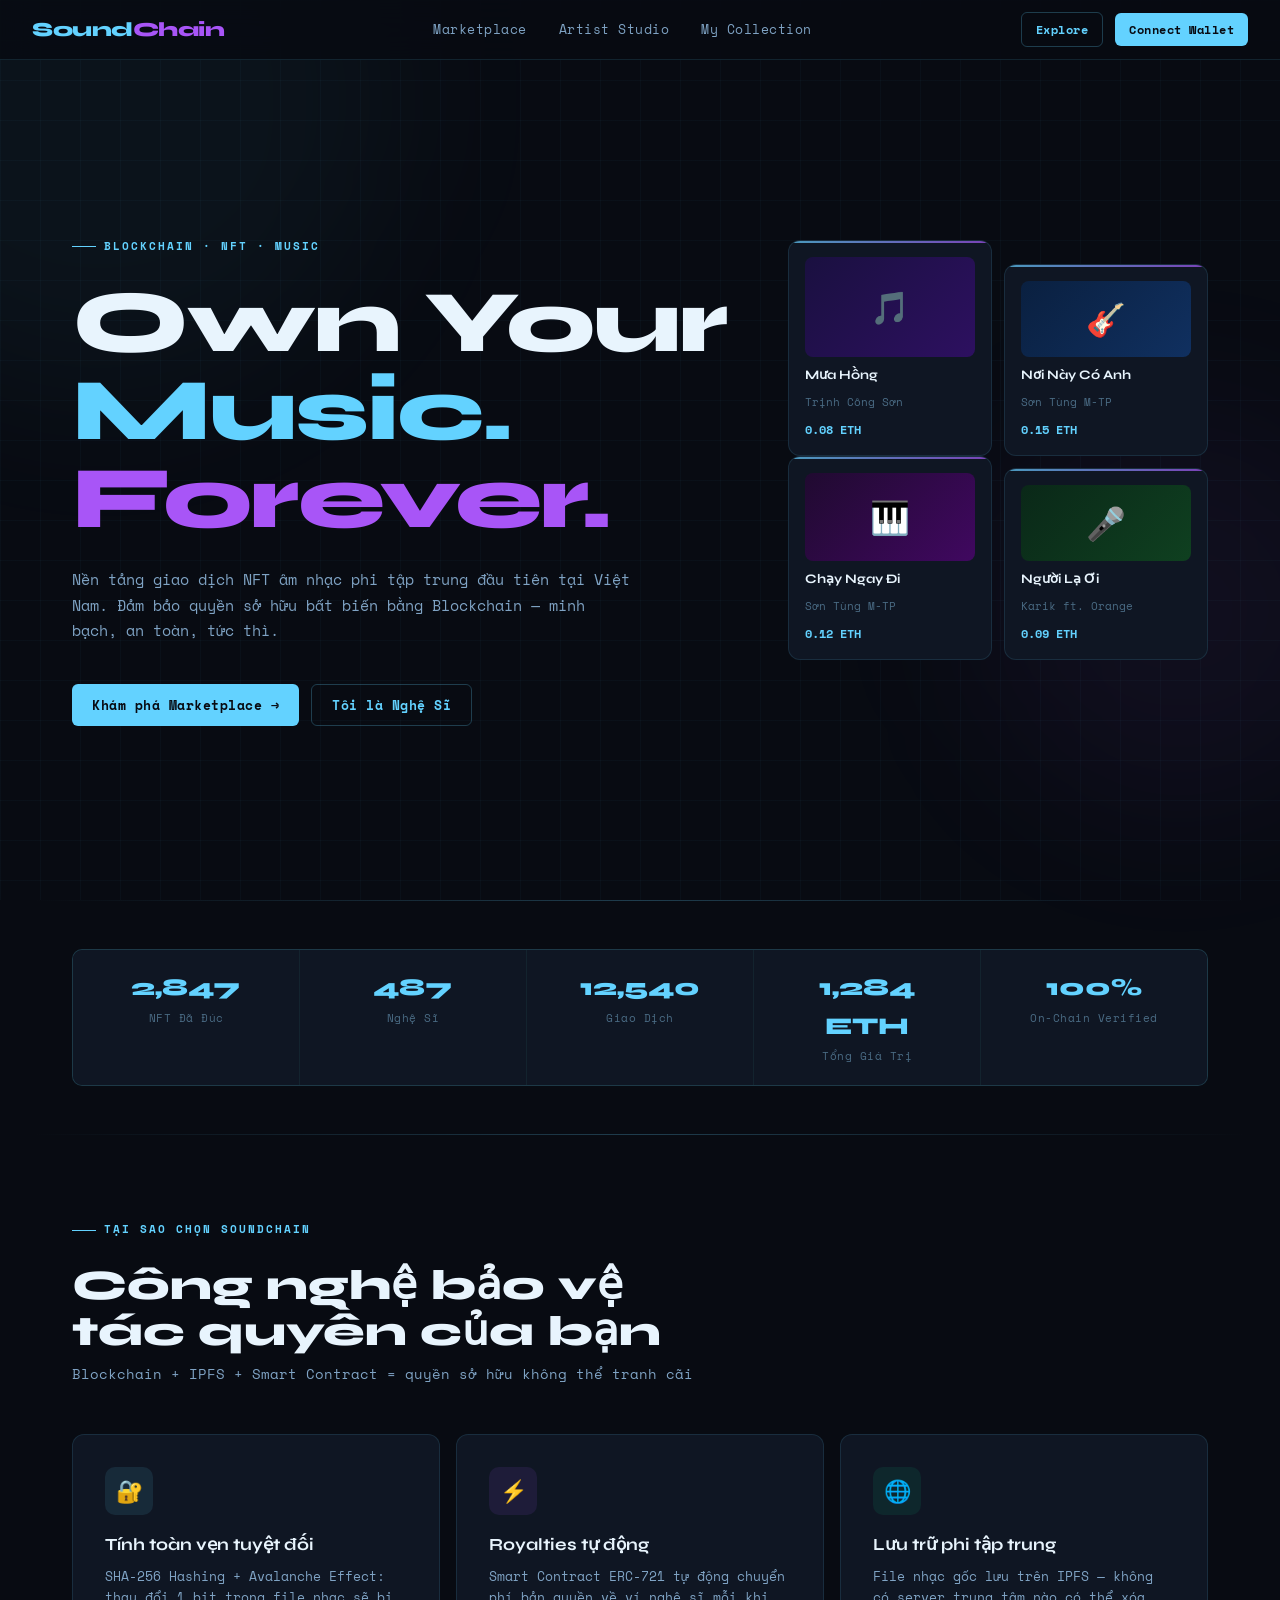
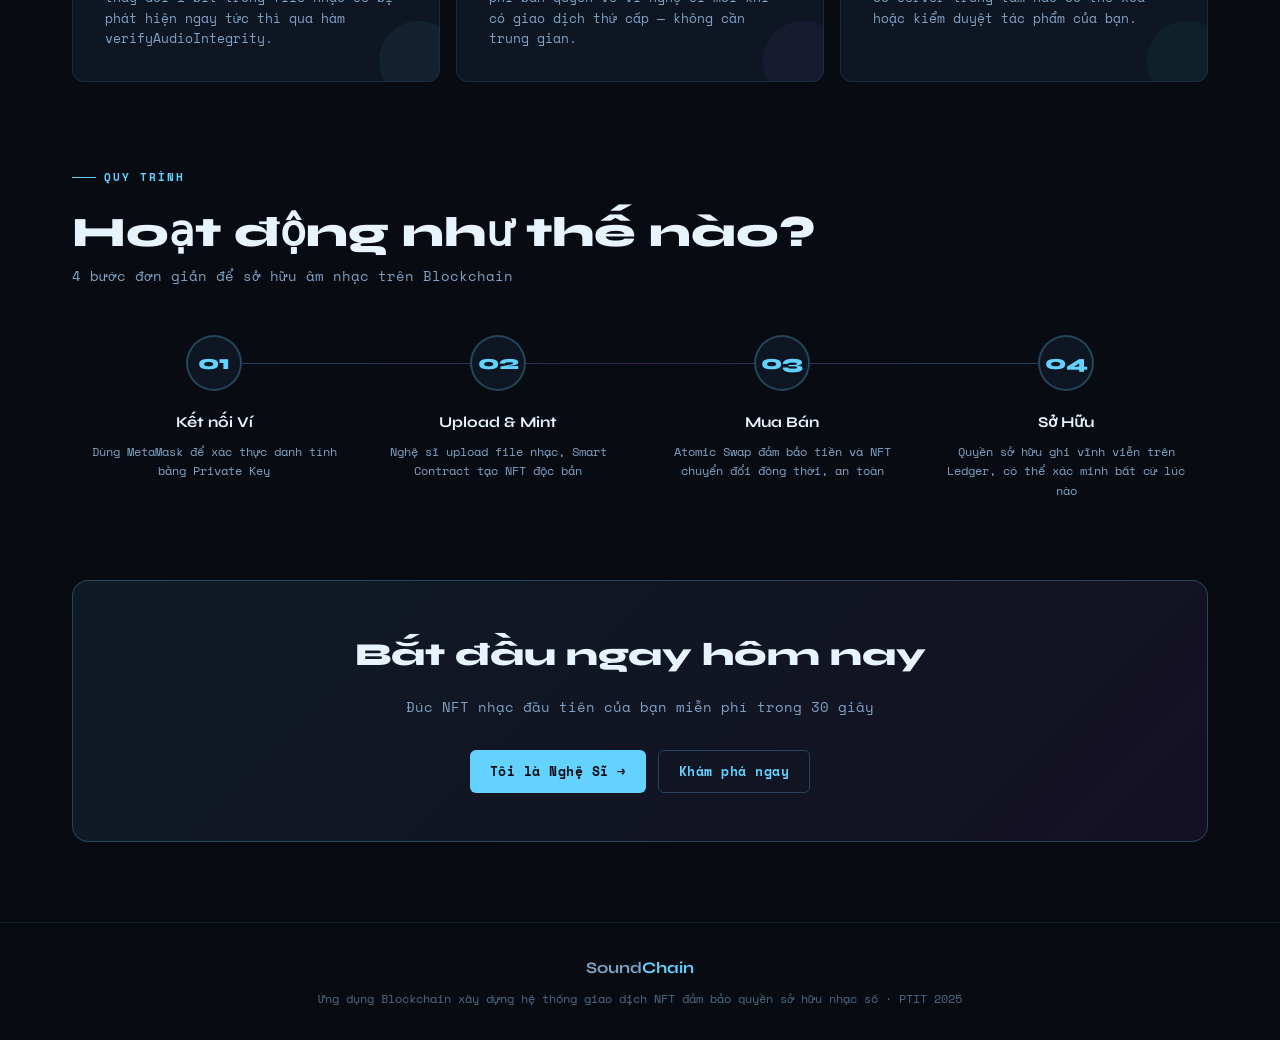
<file: index.html>
<!DOCTYPE html>
<html lang="vi">
<head>
<meta charset="UTF-8">
<meta name="viewport" content="width=device-width, initial-scale=1.0">
<title>SoundChain — NFT Music Marketplace</title>
<link rel="stylesheet" href="style.css">
<style>
/* HERO */
.hero {
  min-height: 100vh;
  display: flex;
  flex-direction: column;
  justify-content: center;
  padding: 8rem 2rem 4rem;
  max-width: 1200px;
  margin: 0 auto;
  position: relative;
  z-index: 1;
}

.hero-eyebrow {
  display: inline-flex;
  align-items: center;
  gap: 8px;
  font-size: 11px;
  letter-spacing: 2px;
  color: var(--accent);
  text-transform: uppercase;
  margin-bottom: 1.5rem;
  font-weight: 700;
}

.hero-eyebrow::before {
  content: '';
  width: 24px;
  height: 1px;
  background: var(--accent);
}

.hero h1 {
  font-family: var(--font-display);
  font-size: clamp(42px, 7vw, 88px);
  font-weight: 800;
  line-height: 1.0;
  letter-spacing: -2px;
  margin-bottom: 1.5rem;
}

.hero h1 .line2 { color: var(--accent); }
.hero h1 .line3 { color: var(--accent2); }

.hero-desc {
  font-size: 15px;
  color: var(--text2);
  max-width: 560px;
  margin-bottom: 2.5rem;
  line-height: 1.7;
}

.hero-cta {
  display: flex;
  gap: 12px;
  flex-wrap: wrap;
}

/* HERO VISUAL */
.hero-visual {
  position: absolute;
  right: 2rem;
  top: 50%;
  transform: translateY(-50%);
  width: 420px;
  height: 420px;
  display: grid;
  grid-template-columns: 1fr 1fr;
  gap: 12px;
}

.vinyl-card {
  background: var(--card);
  border: 1px solid var(--border);
  border-radius: 12px;
  padding: 16px;
  display: flex;
  flex-direction: column;
  gap: 8px;
  position: relative;
  overflow: hidden;
  animation: float 4s ease-in-out infinite;
}

.vinyl-card:nth-child(2) { animation-delay: -1s; margin-top: 24px; }
.vinyl-card:nth-child(3) { animation-delay: -2s; margin-top: -12px; }
.vinyl-card:nth-child(4) { animation-delay: -3s; }

.vinyl-card::before {
  content: '';
  position: absolute;
  top: 0; left: 0; right: 0;
  height: 2px;
  background: linear-gradient(90deg, var(--accent), var(--accent2));
  opacity: 0.7;
}

.vinyl-img {
  width: 100%;
  aspect-ratio: 1;
  border-radius: 8px;
  display: flex;
  align-items: center;
  justify-content: center;
  font-size: 32px;
  position: relative;
  overflow: hidden;
}

.vinyl-title { font-family: var(--font-display); font-size: 13px; font-weight: 700; color: var(--text); }
.vinyl-artist { font-size: 11px; color: var(--text3); }
.vinyl-price { font-size: 12px; color: var(--accent); font-weight: 700; }

/* FEATURES */
.features-grid {
  display: grid;
  grid-template-columns: repeat(3, 1fr);
  gap: 16px;
  margin-top: 2rem;
}

.feature-card {
  background: var(--card);
  border: 1px solid var(--border);
  border-radius: 12px;
  padding: 2rem;
  position: relative;
  overflow: hidden;
  transition: border-color 0.2s;
}

.feature-card:hover { border-color: var(--border2); }

.feature-icon {
  width: 48px;
  height: 48px;
  border-radius: 10px;
  display: flex;
  align-items: center;
  justify-content: center;
  font-size: 22px;
  margin-bottom: 1rem;
}

.feature-title {
  font-family: var(--font-display);
  font-size: 17px;
  font-weight: 700;
  margin-bottom: 0.5rem;
}

.feature-desc { font-size: 13px; color: var(--text2); line-height: 1.6; }

.feature-card .corner-deco {
  position: absolute;
  bottom: -20px; right: -20px;
  width: 80px; height: 80px;
  border-radius: 50%;
  opacity: 0.06;
}

/* HOW IT WORKS */
.steps {
  display: grid;
  grid-template-columns: repeat(4, 1fr);
  gap: 0;
  position: relative;
  margin-top: 2rem;
}

.steps::before {
  content: '';
  position: absolute;
  top: 28px; left: 12.5%; right: 12.5%;
  height: 1px;
  background: linear-gradient(90deg, var(--accent), var(--accent2), var(--accent));
  opacity: 0.3;
}

.step {
  padding: 0 1rem;
  text-align: center;
}

.step-num {
  width: 56px; height: 56px;
  border-radius: 50%;
  background: var(--card);
  border: 2px solid var(--border2);
  display: flex;
  align-items: center;
  justify-content: center;
  font-family: var(--font-display);
  font-size: 20px;
  font-weight: 800;
  color: var(--accent);
  margin: 0 auto 1.2rem;
  position: relative;
  z-index: 1;
}

.step-title { font-family: var(--font-display); font-size: 15px; font-weight: 700; margin-bottom: 0.5rem; }
.step-desc { font-size: 12px; color: var(--text2); }

/* FOOTER */
footer {
  position: relative;
  z-index: 1;
  border-top: 1px solid var(--border);
  padding: 2rem;
  text-align: center;
  color: var(--text3);
  font-size: 12px;
}

@media (max-width: 1024px) {
  .hero-visual { display: none; }
}
@media (max-width: 768px) {
  .features-grid { grid-template-columns: 1fr; }
  .steps { grid-template-columns: repeat(2, 1fr); gap: 2rem; }
  .steps::before { display: none; }
}
</style>
</head>
<body>

<!-- GLOW ORBS -->
<div class="orb" style="width:600px;height:600px;background:rgba(99,210,255,0.04);top:-200px;left:-200px;"></div>
<div class="orb" style="width:400px;height:400px;background:rgba(168,85,247,0.05);bottom:10%;right:-100px;"></div>

<!-- NAV -->
<nav>
  <a href="index.html" class="nav-logo">Sound<span>Chain</span></a>
  <ul class="nav-links">
    <li><a href="marketplace.html">Marketplace</a></li>
    <li><a href="artist.html">Artist Studio</a></li>
    <li><a href="collection.html">My Collection</a></li>
  </ul>
  <div class="nav-right">
    <a href="marketplace.html" class="btn btn-outline btn-sm">Explore</a>
    <a href="artist.html" class="btn btn-primary btn-sm">Connect Wallet</a>
  </div>
</nav>

<!-- HERO -->
<section class="hero">
  <div class="hero-eyebrow">Blockchain · NFT · Music</div>
  <h1 class="fade-up">
    Own Your<br>
    <span class="line2">Music.</span><br>
    <span class="line3">Forever.</span>
  </h1>
  <p class="hero-desc fade-up-2">
    Nền tảng giao dịch NFT âm nhạc phi tập trung đầu tiên tại Việt Nam. 
    Đảm bảo quyền sở hữu bất biến bằng Blockchain — minh bạch, an toàn, tức thì.
  </p>
  <div class="hero-cta fade-up-3">
    <a href="marketplace.html" class="btn btn-primary">Khám phá Marketplace →</a>
    <a href="artist.html" class="btn btn-outline">Tôi là Nghệ Sĩ</a>
  </div>

  <!-- FLOATING CARDS -->
  <div class="hero-visual">
    <div class="vinyl-card">
      <div class="vinyl-img" style="background:linear-gradient(135deg,#1a1040,#2d1060);">🎵</div>
      <div class="vinyl-title">Mưa Hồng</div>
      <div class="vinyl-artist">Trịnh Công Sơn</div>
      <div class="vinyl-price">0.08 ETH</div>
    </div>
    <div class="vinyl-card">
      <div class="vinyl-img" style="background:linear-gradient(135deg,#0a2040,#103060);">🎸</div>
      <div class="vinyl-title">Nơi Này Có Anh</div>
      <div class="vinyl-artist">Sơn Tùng M-TP</div>
      <div class="vinyl-price">0.15 ETH</div>
    </div>
    <div class="vinyl-card">
      <div class="vinyl-img" style="background:linear-gradient(135deg,#200a30,#400860);">🎹</div>
      <div class="vinyl-title">Chạy Ngay Đi</div>
      <div class="vinyl-artist">Sơn Tùng M-TP</div>
      <div class="vinyl-price">0.12 ETH</div>
    </div>
    <div class="vinyl-card">
      <div class="vinyl-img" style="background:linear-gradient(135deg,#0a2818,#0f4020);">🎤</div>
      <div class="vinyl-title">Người Lạ Ơi</div>
      <div class="vinyl-artist">Karik ft. Orange</div>
      <div class="vinyl-price">0.09 ETH</div>
    </div>
  </div>
</section>

<div class="divider"></div>

<!-- STATS -->
<div class="section" style="padding-top:3rem;padding-bottom:3rem;">
  <div class="stats-row fade-up">
    <div class="stat-item">
      <div class="stat-value">2,847</div>
      <div class="stat-label">NFT Đã Đúc</div>
    </div>
    <div class="stat-item">
      <div class="stat-value">487</div>
      <div class="stat-label">Nghệ Sĩ</div>
    </div>
    <div class="stat-item">
      <div class="stat-value">12,540</div>
      <div class="stat-label">Giao Dịch</div>
    </div>
    <div class="stat-item">
      <div class="stat-value">1,284 ETH</div>
      <div class="stat-label">Tổng Giá Trị</div>
    </div>
    <div class="stat-item">
      <div class="stat-value">100%</div>
      <div class="stat-label">On-Chain Verified</div>
    </div>
  </div>
</div>

<div class="divider"></div>

<!-- FEATURES -->
<section class="section">
  <div class="hero-eyebrow">Tại sao chọn SoundChain</div>
  <h2 class="section-title fade-up">Công nghệ bảo vệ<br>tác quyền của bạn</h2>
  <p class="section-sub">Blockchain + IPFS + Smart Contract = quyền sở hữu không thể tranh cãi</p>

  <div class="features-grid">
    <div class="feature-card fade-up">
      <div class="feature-icon" style="background:rgba(99,210,255,0.1);">🔐</div>
      <div class="feature-title">Tính toàn vẹn tuyệt đối</div>
      <p class="feature-desc">SHA-256 Hashing + Avalanche Effect: thay đổi 1 bit trong file nhạc sẽ bị phát hiện ngay tức thì qua hàm verifyAudioIntegrity.</p>
      <div class="corner-deco" style="background:var(--accent);"></div>
    </div>
    <div class="feature-card fade-up-2">
      <div class="feature-icon" style="background:rgba(168,85,247,0.1);">⚡</div>
      <div class="feature-title">Royalties tự động</div>
      <p class="feature-desc">Smart Contract ERC-721 tự động chuyển phí bản quyền về ví nghệ sĩ mỗi khi có giao dịch thứ cấp — không cần trung gian.</p>
      <div class="corner-deco" style="background:var(--accent2);"></div>
    </div>
    <div class="feature-card fade-up-3">
      <div class="feature-icon" style="background:rgba(16,185,129,0.1);">🌐</div>
      <div class="feature-title">Lưu trữ phi tập trung</div>
      <p class="feature-desc">File nhạc gốc lưu trên IPFS — không có server trung tâm nào có thể xóa hoặc kiểm duyệt tác phẩm của bạn.</p>
      <div class="corner-deco" style="background:var(--green);"></div>
    </div>
  </div>
</section>

<!-- HOW IT WORKS -->
<section class="section" style="padding-top:0;">
  <div class="hero-eyebrow">Quy trình</div>
  <h2 class="section-title fade-up">Hoạt động như thế nào?</h2>
  <p class="section-sub">4 bước đơn giản để sở hữu âm nhạc trên Blockchain</p>

  <div class="steps">
    <div class="step fade-up">
      <div class="step-num">01</div>
      <div class="step-title">Kết nối Ví</div>
      <p class="step-desc">Dùng MetaMask để xác thực danh tính bằng Private Key</p>
    </div>
    <div class="step fade-up-2">
      <div class="step-num">02</div>
      <div class="step-title">Upload & Mint</div>
      <p class="step-desc">Nghệ sĩ upload file nhạc, Smart Contract tạo NFT độc bản</p>
    </div>
    <div class="step fade-up-3">
      <div class="step-num">03</div>
      <div class="step-title">Mua Bán</div>
      <p class="step-desc">Atomic Swap đảm bảo tiền và NFT chuyển đổi đồng thời, an toàn</p>
    </div>
    <div class="step fade-up-4">
      <div class="step-num">04</div>
      <div class="step-title">Sở Hữu</div>
      <p class="step-desc">Quyền sở hữu ghi vĩnh viễn trên Ledger, có thể xác minh bất cứ lúc nào</p>
    </div>
  </div>
</section>

<!-- CTA BANNER -->
<section class="section" style="padding-top:0;">
  <div style="background:linear-gradient(135deg,rgba(99,210,255,0.08),rgba(168,85,247,0.08));border:1px solid var(--border2);border-radius:16px;padding:3rem;text-align:center;">
    <h2 style="font-family:var(--font-display);font-size:32px;font-weight:800;margin-bottom:1rem;">Bắt đầu ngay hôm nay</h2>
    <p style="color:var(--text2);margin-bottom:2rem;">Đúc NFT nhạc đầu tiên của bạn miễn phí trong 30 giây</p>
    <div style="display:flex;gap:12px;justify-content:center;">
      <a href="artist.html" class="btn btn-primary">Tôi là Nghệ Sĩ →</a>
      <a href="marketplace.html" class="btn btn-outline">Khám phá ngay</a>
    </div>
  </div>
</section>

<footer>
  <div style="margin-bottom:8px;font-family:var(--font-display);font-weight:700;font-size:16px;color:var(--text2);">Sound<span style="color:var(--accent);">Chain</span></div>
  Ứng dụng Blockchain xây dựng hệ thống giao dịch NFT đảm bảo quyền sở hữu nhạc số · PTIT 2025
</footer>

</body>
</html>
</file>
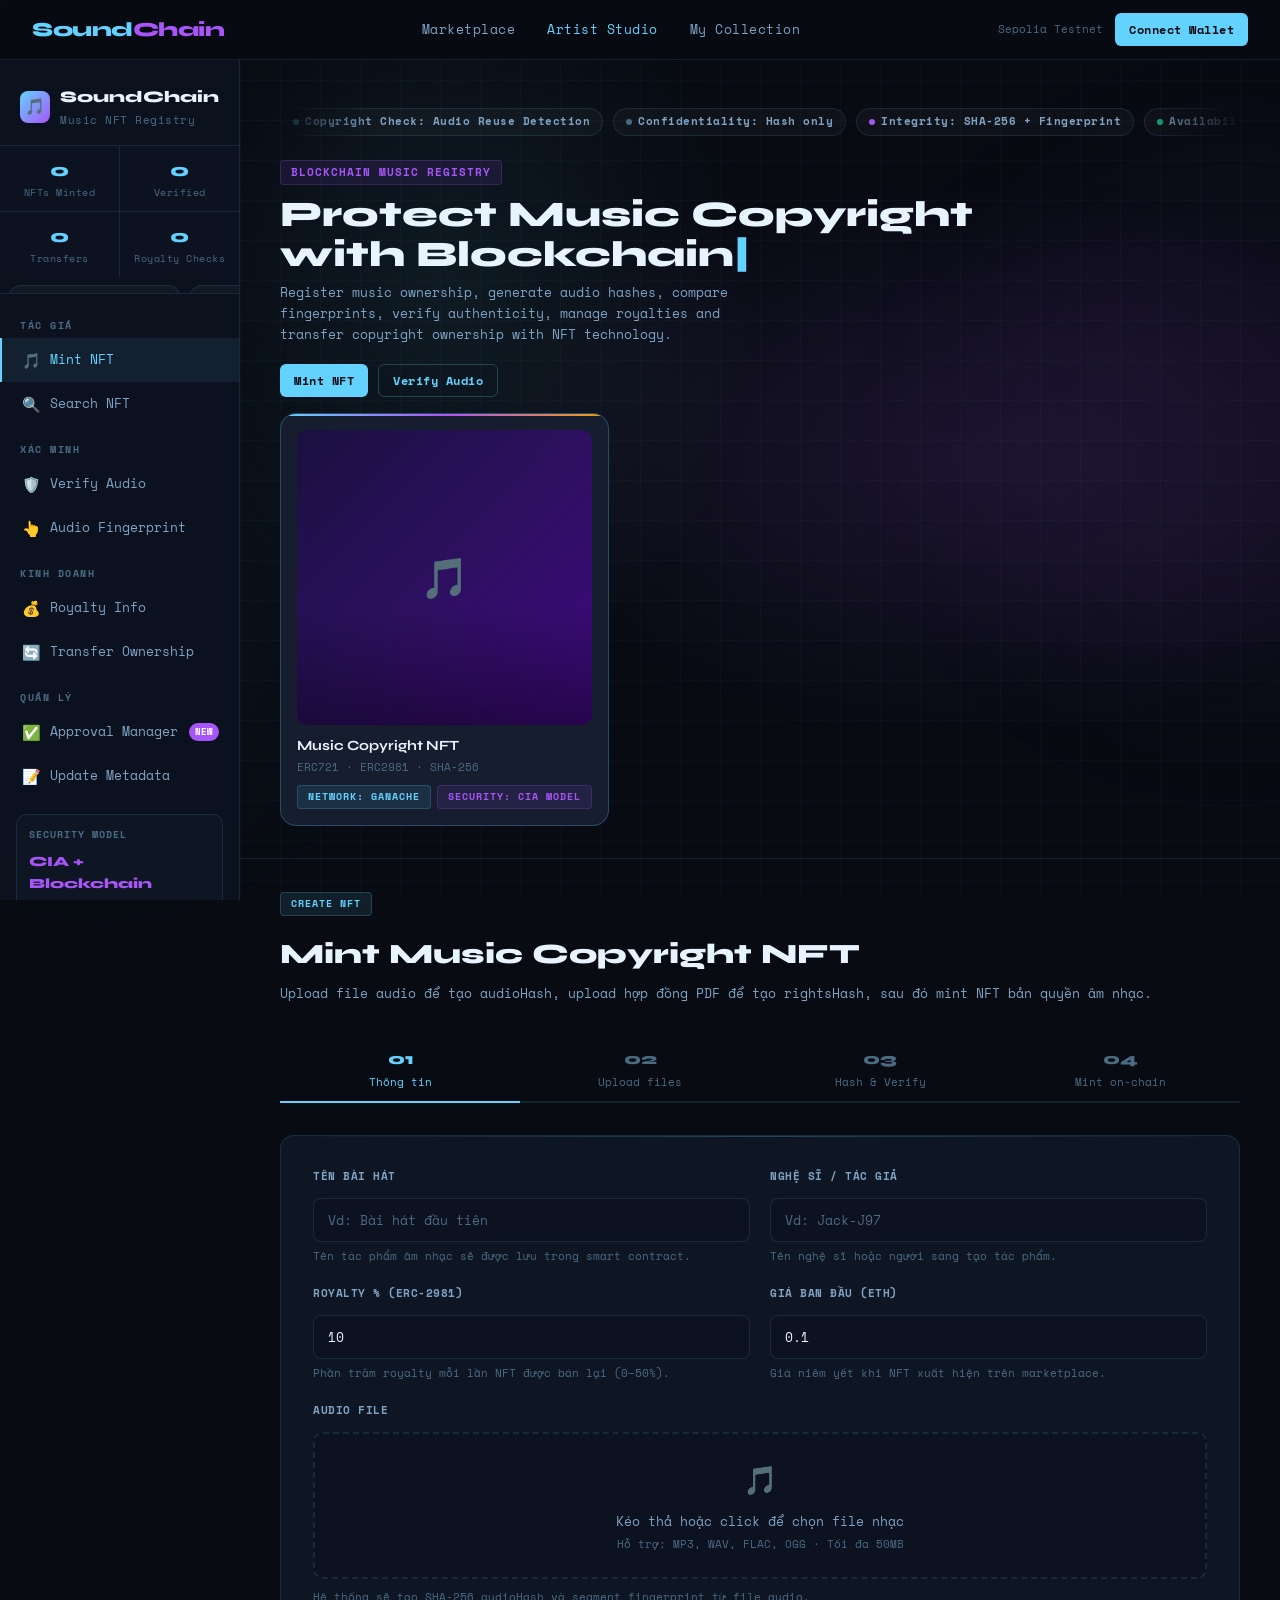
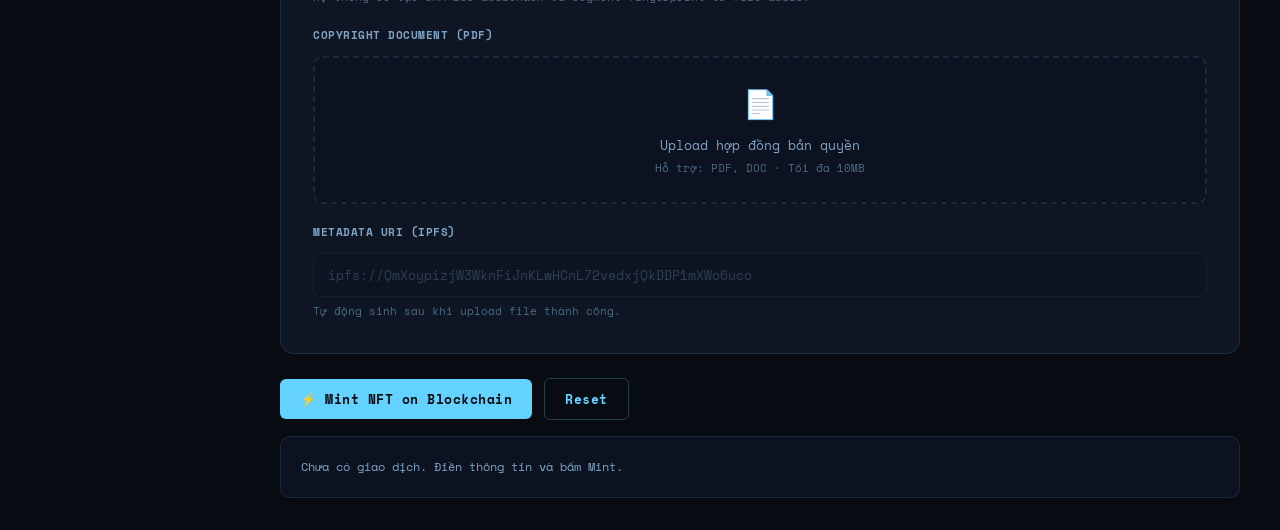
<file: artist.html>
<!DOCTYPE html>
<html lang="vi">
<head>
<meta charset="UTF-8">
<meta name="viewport" content="width=device-width, initial-scale=1.0">
<title>Artist Studio — SoundChain</title>
<link rel="stylesheet" href="style.css">
<style>
/* ===== LAYOUT ===== */
.studio-layout {
  display: block;
  min-height: 100vh;
  padding-top: 60px;
}

/* ===== SIDEBAR ===== */
.studio-sidebar {
  position: fixed;
  top: 60px;
  left: 0;
  width: 240px;
  height: calc(100vh - 60px);
  background: rgba(13,18,32,0.95);
  border-right: 1px solid var(--border);
  backdrop-filter: blur(20px);
  display: flex;
  flex-direction: column;
  z-index: 50;
  overflow-y: auto;
}

.sidebar-brand {
  padding: 1.5rem 1.25rem 1rem;
  border-bottom: 1px solid var(--border);
}

.sidebar-brand-name {
  font-family: var(--font-display);
  font-size: 16px;
  font-weight: 800;
  color: var(--text);
}
.sidebar-brand-sub { font-size: 11px; color: var(--text3); margin-top: 2px; letter-spacing: 0.5px; }

.sidebar-stats {
  display: grid;
  grid-template-columns: 1fr 1fr;
  gap: 1px;
  background: var(--border);
  margin: 0;
}
.sb-stat {
  background: var(--bg2);
  padding: 10px 12px;
  text-align: center;
}
.sb-stat-val { font-family: var(--font-display); font-size: 18px; font-weight: 800; color: var(--accent); }
.sb-stat-lbl { font-size: 10px; color: var(--text3); letter-spacing: 0.5px; }

.sidebar-nav { padding: 1rem 0; flex: 1; }
.nav-section-label {
  font-size: 10px;
  font-weight: 700;
  letter-spacing: 1.5px;
  color: var(--text3);
  text-transform: uppercase;
  padding: 0.5rem 1.25rem 0.25rem;
}

.nav-item {
  display: flex;
  align-items: center;
  gap: 10px;
  padding: 10px 1.25rem;
  cursor: pointer;
  color: var(--text2);
  font-size: 13px;
  transition: all 0.2s;
  border-left: 2px solid transparent;
  position: relative;
}
.nav-item:hover { color: var(--text); background: rgba(99,210,255,0.04); }
.nav-item.active {
  color: var(--accent);
  background: rgba(99,210,255,0.08);
  border-left-color: var(--accent);
}
.nav-item .nav-icon { font-size: 15px; width: 18px; text-align: center; }
.nav-item .nav-badge {
  margin-left: auto;
  background: var(--accent2);
  color: #fff;
  font-size: 9px;
  font-weight: 700;
  padding: 2px 6px;
  border-radius: 10px;
}

.sidebar-security {
  margin: 0 1rem 1rem;
  background: var(--card);
  border: 1px solid var(--border);
  border-radius: 10px;
  padding: 12px;
}
.sec-title { font-size: 10px; font-weight: 700; letter-spacing: 1px; color: var(--text3); text-transform: uppercase; margin-bottom: 8px; }
.sec-model { font-family: var(--font-display); font-size: 14px; font-weight: 800; color: var(--accent2); margin-bottom: 8px; }
.sec-item { font-size: 11px; color: var(--text2); padding: 2px 0; }
.sec-item::before { content: '▸ '; color: var(--accent); }

/* ===== MAIN CONTENT ===== */
.studio-main {
  margin-left: 240px;
  width: calc(100% - 240px);
  min-height: 100vh;
}
/* ===== HERO BANNER ===== */
.studio-hero {
  position: relative;
  padding: 3rem 2.5rem 2rem;
  overflow: hidden;
  border-bottom: 1px solid var(--border);
}

.hero-bg-mesh {
  position: absolute;
  inset: 0;
  background:
    radial-gradient(ellipse 80% 60% at 70% 50%, rgba(168,85,247,0.12) 0%, transparent 60%),
    radial-gradient(ellipse 50% 80% at 20% 30%, rgba(99,210,255,0.08) 0%, transparent 60%);
  pointer-events: none;
}

.hero-ticker {
  display: flex;
  gap: 10px;
  overflow: hidden;
  margin-bottom: 1.5rem;
  mask-image: linear-gradient(90deg, transparent, black 10%, black 90%, transparent);
}

.ticker-inner {
  display: flex;
  gap: 10px;
  animation: ticker 30s linear infinite;
  white-space: nowrap;
  flex-shrink: 0;
}

@keyframes ticker {
  0% { transform: translateX(0); }
  100% { transform: translateX(-50%); }
}

.ticker-pill {
  display: inline-flex;
  align-items: center;
  gap: 6px;
  padding: 4px 12px;
  border-radius: 20px;
  font-size: 11px;
  font-weight: 700;
  letter-spacing: 0.5px;
  border: 1px solid var(--border);
  color: var(--text2);
  background: rgba(255,255,255,0.03);
  flex-shrink: 0;
}
.ticker-pill .dot { width: 6px; height: 6px; border-radius: 50%; }

.hero-content { position: relative; z-index: 1; display: flex; justify-content: space-between; align-items: flex-end; flex-wrap: wrap; gap: 1rem; }

.hero-title { font-family: var(--font-display); font-size: 36px; font-weight: 800; line-height: 1.1; margin-bottom: 0.5rem; }
.hero-subtitle { font-size: 13px; color: var(--text2); max-width: 500px; }

/* NFT PREVIEW CARD */
.nft-preview-card {
  background: var(--card2);
  border: 1px solid var(--border2);
  border-radius: 16px;
  padding: 16px;
  min-width: 220px;
  position: relative;
  overflow: hidden;
}
.nft-preview-card::before {
  content: '';
  position: absolute;
  top: 0; left: 0; right: 0;
  height: 2px;
  background: linear-gradient(90deg, var(--accent), var(--accent2), var(--accent3));
}
.npc-cover {
  width: 100%;
  aspect-ratio: 1;
  border-radius: 10px;
  background: linear-gradient(135deg, #1a1040, #2d1060, #400880);
  display: flex;
  align-items: center;
  justify-content: center;
  font-size: 40px;
  margin-bottom: 10px;
  position: relative;
  overflow: hidden;
}
.npc-cover::after {
  content: '';
  position: absolute;
  inset: 0;
  background: linear-gradient(to bottom, transparent 60%, rgba(0,0,0,0.4));
}
.npc-title { font-family: var(--font-display); font-size: 14px; font-weight: 700; margin-bottom: 2px; }
.npc-sub { font-size: 11px; color: var(--text3); margin-bottom: 8px; }
.npc-tags { display: flex; gap: 6px; flex-wrap: wrap; }

/* ===== SECTION CONTENT ===== */
.studio-section {
  display: none;
  padding: 2rem 2.5rem;
  animation: fadeUp 0.35s ease both;
}
.studio-section.active { display: block; }

.section-badge {
  display: inline-block;
  padding: 3px 10px;
  border-radius: 4px;
  font-size: 10px;
  font-weight: 700;
  letter-spacing: 1px;
  text-transform: uppercase;
  margin-bottom: 1rem;
}
.badge-mint { background: rgba(99,210,255,0.1); color: var(--accent); border: 1px solid rgba(99,210,255,0.2); }
.badge-verify { background: rgba(16,185,129,0.1); color: var(--green); border: 1px solid rgba(16,185,129,0.2); }
.badge-fingerprint { background: rgba(168,85,247,0.1); color: var(--accent2); border: 1px solid rgba(168,85,247,0.2); }
.badge-royalty { background: rgba(245,158,11,0.1); color: var(--accent3); border: 1px solid rgba(245,158,11,0.2); }
.badge-transfer { background: rgba(239,68,68,0.1); color: var(--red); border: 1px solid rgba(239,68,68,0.2); }
.badge-approval { background: rgba(99,210,255,0.1); color: var(--accent); border: 1px solid rgba(99,210,255,0.2); }
.badge-metadata { background: rgba(168,85,247,0.1); color: var(--accent2); border: 1px solid rgba(168,85,247,0.2); }

.section-title-main { font-family: var(--font-display); font-size: 28px; font-weight: 800; margin-bottom: 0.4rem; }
.section-desc { font-size: 13px; color: var(--text2); margin-bottom: 2rem; line-height: 1.6; }

/* FORM CARD */
.form-card {
  background: var(--card);
  border: 1px solid var(--border);
  border-radius: 14px;
  padding: 2rem;
  margin-bottom: 1.5rem;
  position: relative;
  overflow: hidden;
}
.form-card::before {
  content: '';
  position: absolute;
  top: 0; left: 0; right: 0;
  height: 1px;
  background: linear-gradient(90deg, transparent, var(--border2), transparent);
}

.form-grid { display: grid; grid-template-columns: 1fr 1fr; gap: 1.25rem; }
.form-group { display: flex; flex-direction: column; gap: 6px; }
.form-group.full { grid-column: 1 / -1; }

.form-label {
  font-size: 11px;
  font-weight: 700;
  letter-spacing: 0.5px;
  color: var(--text2);
  text-transform: uppercase;
}

.input-wrap { position: relative; }
.input-wrap input,
.input-wrap textarea,
.input-wrap select {
  width: 100%;
  background: var(--bg2);
  border: 1px solid var(--border);
  border-radius: 8px;
  color: var(--text);
  font-family: var(--font-mono);
  font-size: 13px;
  padding: 11px 14px;
  outline: none;
  transition: all 0.2s;
}
.input-wrap input:focus,
.input-wrap textarea:focus,
.input-wrap select:focus {
  border-color: var(--accent);
  box-shadow: 0 0 0 3px rgba(99,210,255,0.08);
}

/* FILE UPLOAD */
.file-upload {
  border: 2px dashed var(--border);
  border-radius: 10px;
  padding: 1.5rem;
  text-align: center;
  cursor: pointer;
  transition: all 0.2s;
  background: var(--bg2);
  position: relative;
}
.file-upload:hover, .file-upload.dragover {
  border-color: var(--accent);
  background: rgba(99,210,255,0.04);
}
.file-upload input[type=file] {
  position: absolute;
  inset: 0;
  opacity: 0;
  cursor: pointer;
  width: 100%;
  border: none;
  background: none;
  padding: 0;
}
.file-upload-icon { font-size: 28px; margin-bottom: 8px; }
.file-upload-text { font-size: 13px; color: var(--text2); }
.file-upload-hint { font-size: 11px; color: var(--text3); margin-top: 4px; }
.file-upload.has-file { border-color: var(--green); background: rgba(16,185,129,0.04); }
.file-upload.has-file .file-upload-text { color: var(--green); }

/* PROGRESS BAR */
.progress-bar-wrap {
  background: var(--bg2);
  border: 1px solid var(--border);
  border-radius: 6px;
  padding: 1rem 1.25rem;
  margin-top: 1rem;
}
.progress-bar-label { font-size: 12px; color: var(--text2); margin-bottom: 8px; display: flex; justify-content: space-between; }
.progress-bar-track { height: 6px; background: var(--bg3); border-radius: 3px; overflow: hidden; }
.progress-bar-fill {
  height: 100%;
  border-radius: 3px;
  background: linear-gradient(90deg, var(--accent), var(--accent2));
  width: 0%;
  transition: width 0.4s ease;
}

/* RESULT BOX */
.result-box {
  background: var(--bg2);
  border: 1px solid var(--border);
  border-radius: 10px;
  padding: 1.25rem;
  font-size: 12px;
  color: var(--text2);
  min-height: 48px;
  line-height: 1.7;
  transition: all 0.3s;
  position: relative;
  overflow: hidden;
}
.result-box.success { border-color: var(--green); background: rgba(16,185,129,0.05); color: var(--green); }
.result-box.error { border-color: var(--red); background: rgba(239,68,68,0.05); color: var(--red); }
.result-box.loading { border-color: var(--accent); }

.result-scan {
  position: absolute;
  left: 0; right: 0;
  height: 2px;
  background: linear-gradient(90deg, transparent, var(--accent), transparent);
  animation: scan 1.5s linear infinite;
  opacity: 0;
}
.result-box.loading .result-scan { opacity: 1; }

@keyframes scan {
  0% { top: 0; }
  100% { top: 100%; }
}

/* HASH DISPLAY */
.hash-display {
  background: var(--bg);
  border: 1px solid var(--border);
  border-radius: 8px;
  padding: 12px 16px;
  font-family: var(--font-mono);
  font-size: 11px;
  color: var(--accent);
  word-break: break-all;
  line-height: 1.8;
  margin-top: 8px;
}

/* DATA TABLE */
.data-table { width: 100%; border-collapse: collapse; }
.data-table td {
  padding: 10px 0;
  border-bottom: 1px solid var(--border);
  font-size: 13px;
  vertical-align: top;
}
.data-table td:first-child { color: var(--text3); width: 40%; }
.data-table td:last-child { color: var(--text); word-break: break-all; font-family: var(--font-mono); font-size: 12px; }
.data-table tr:last-child td { border-bottom: none; }

/* ROYALTY DISPLAY */
.royalty-display {
  display: grid;
  grid-template-columns: repeat(3,1fr);
  gap: 12px;
  margin-top: 1rem;
}
.royalty-card {
  background: var(--bg2);
  border: 1px solid var(--border);
  border-radius: 10px;
  padding: 1rem;
  text-align: center;
  transition: all 0.3s;
}
.royalty-card.highlight { border-color: var(--accent3); background: rgba(245,158,11,0.05); }
.royalty-value { font-family: var(--font-display); font-size: 22px; font-weight: 800; color: var(--accent); }
.royalty-label { font-size: 11px; color: var(--text3); margin-top: 4px; }

/* COMPARE RESULT */
.compare-result {
  display: flex;
  align-items: center;
  gap: 1rem;
  padding: 1rem;
  border-radius: 10px;
  border: 1px solid var(--border);
  background: var(--bg2);
  margin-top: 1rem;
  opacity: 0;
  transform: translateY(10px);
  transition: all 0.4s ease;
}
.compare-result.show { opacity: 1; transform: translateY(0); }
.compare-icon { font-size: 28px; flex-shrink: 0; }
.compare-text-title { font-family: var(--font-display); font-size: 16px; font-weight: 700; }
.compare-text-sub { font-size: 12px; color: var(--text3); margin-top: 2px; }

/* TRANSFER FLOW */
.transfer-flow {
  display: flex;
  align-items: center;
  gap: 12px;
  padding: 1rem;
  background: var(--bg2);
  border: 1px solid var(--border);
  border-radius: 10px;
  margin: 1rem 0;
  flex-wrap: wrap;
}
.transfer-addr {
  flex: 1;
  min-width: 120px;
  background: var(--card);
  border: 1px solid var(--border);
  border-radius: 8px;
  padding: 10px 12px;
  font-size: 11px;
}
.transfer-addr-label { color: var(--text3); font-size: 10px; text-transform: uppercase; letter-spacing: 0.5px; margin-bottom: 4px; }
.transfer-addr-val { color: var(--accent); font-family: var(--font-mono); word-break: break-all; }
.transfer-arrow { font-size: 20px; color: var(--accent2); flex-shrink: 0; }

/* APPROVAL GRID */
.approval-grid { display: grid; grid-template-columns: 1fr 1fr; gap: 12px; margin-top: 1rem; }
.approval-btn-card {
  background: var(--bg2);
  border: 1px solid var(--border);
  border-radius: 10px;
  padding: 1.25rem;
}
.approval-btn-card h4 { font-family: var(--font-display); font-size: 14px; font-weight: 700; margin-bottom: 6px; }
.approval-btn-card p { font-size: 12px; color: var(--text3); margin-bottom: 1rem; line-height: 1.5; }

/* STEP INDICATOR */
.mint-steps {
  display: flex;
  gap: 0;
  margin-bottom: 2rem;
}
.mint-step {
  flex: 1;
  padding: 10px 16px;
  text-align: center;
  font-size: 11px;
  color: var(--text3);
  border-bottom: 2px solid var(--border);
  transition: all 0.3s;
  position: relative;
}
.mint-step.active { color: var(--accent); border-bottom-color: var(--accent); }
.mint-step.done { color: var(--green); border-bottom-color: var(--green); }
.mint-step-num { font-family: var(--font-display); font-size: 16px; font-weight: 800; display: block; margin-bottom: 2px; }

/* GLOWING SUBMIT BTN */
.btn-glow {
  position: relative;
  overflow: hidden;
}
.btn-glow::after {
  content: '';
  position: absolute;
  inset: -2px;
  background: linear-gradient(90deg, var(--accent), var(--accent2), var(--accent3), var(--accent));
  background-size: 300% 100%;
  border-radius: 8px;
  z-index: -1;
  animation: shimmer 3s linear infinite;
  opacity: 0;
  transition: opacity 0.3s;
}
.btn-glow:hover::after { opacity: 1; }
@keyframes shimmer {
  0% { background-position: 0% 50%; }
  100% { background-position: 300% 50%; }
}

/* SEARCH NFT */
.search-result-card {
  background: var(--card);
  border: 1px solid var(--border);
  border-radius: 14px;
  padding: 1.5rem;
  margin-top: 1rem;
  display: none;
  animation: fadeUp 0.3s ease;
}
.search-result-card.show { display: block; }

@media (max-width: 900px) {
  .studio-sidebar { display: none; }
  .studio-main {
    margin-left: 0;
    width: 100%;
  }
  .form-grid { grid-template-columns: 1fr; }
  .royalty-display { grid-template-columns: 1fr; }
  .approval-grid { grid-template-columns: 1fr; }
}
</style>
</head>
<body>

<div class="orb" style="width:500px;height:500px;background:rgba(168,85,247,0.05);top:20%;right:-200px;"></div>
<div class="orb" style="width:400px;height:400px;background:rgba(99,210,255,0.04);bottom:10%;left:-100px;"></div>

<!-- NAV -->
<nav>
  <a href="index.html" class="nav-logo">Sound<span>Chain</span></a>
  <ul class="nav-links">
    <li><a href="marketplace.html">Marketplace</a></li>
    <li><a href="artist.html" class="active">Artist Studio</a></li>
    <li><a href="collection.html">My Collection</a></li>
  </ul>
  <div class="nav-right">
    <span style="font-size:11px;color:var(--text3);">Sepolia Testnet</span>
    <a href="#" class="btn btn-primary btn-sm" id="walletBtn" onclick="connectWallet()">Connect Wallet</a>
  </div>
</nav>

<div class="studio-layout">
  <!-- SIDEBAR -->
  <aside class="studio-sidebar">
    <div class="sidebar-brand">
      <div style="display:flex;align-items:center;gap:10px;">
        <div style="width:32px;height:32px;background:linear-gradient(135deg,var(--accent),var(--accent2));border-radius:8px;display:flex;align-items:center;justify-content:center;font-size:16px;">🎵</div>
        <div>
          <div class="sidebar-brand-name">SoundChain</div>
          <div class="sidebar-brand-sub">Music NFT Registry</div>
        </div>
      </div>
    </div>

    <div class="sidebar-stats">
      <div class="sb-stat"><div class="sb-stat-val" id="sb-nfts">0</div><div class="sb-stat-lbl">NFTs Minted</div></div>
      <div class="sb-stat"><div class="sb-stat-val" id="sb-verify">0</div><div class="sb-stat-lbl">Verified</div></div>
      <div class="sb-stat"><div class="sb-stat-val" id="sb-transfer">0</div><div class="sb-stat-lbl">Transfers</div></div>
      <div class="sb-stat"><div class="sb-stat-val" id="sb-royalty">0</div><div class="sb-stat-lbl">Royalty Checks</div></div>
    </div>

    <!-- TICKER in sidebar -->
    <div style="padding: 8px 0; border-bottom: 1px solid var(--border); overflow: hidden;">
      <div class="ticker-inner" style="padding: 0 8px; gap: 8px;">
        <span class="ticker-pill"><span class="dot" style="background:var(--accent);"></span>Integrity: SHA-256</span>
        <span class="ticker-pill"><span class="dot" style="background:var(--accent2);"></span>Royalty: ERC2981</span>
        <span class="ticker-pill"><span class="dot" style="background:var(--green);"></span>Ownership: ERC721</span>
        <span class="ticker-pill"><span class="dot" style="background:var(--accent3);"></span>CIA Model</span>
        <span class="ticker-pill"><span class="dot" style="background:var(--accent);"></span>On-chain query</span>
        <span class="ticker-pill"><span class="dot" style="background:var(--accent2);"></span>Integrity: SHA-256</span>
        <span class="ticker-pill"><span class="dot" style="background:var(--green);"></span>Royalty: ERC2981</span>
        <span class="ticker-pill"><span class="dot" style="background:var(--accent3);"></span>Ownership: ERC721</span>
      </div>
    </div>

    <div class="sidebar-nav">
      <div class="nav-section-label">Tác Giả</div>
      <div class="nav-item active" onclick="switchTab('mint', this)"><span class="nav-icon">🎵</span> Mint NFT</div>
      <div class="nav-item" onclick="switchTab('search', this)"><span class="nav-icon">🔍</span> Search NFT</div>

      <div class="nav-section-label" style="margin-top:8px;">Xác Minh</div>
      <div class="nav-item" onclick="switchTab('verify', this)"><span class="nav-icon">🛡️</span> Verify Audio</div>
      <div class="nav-item" onclick="switchTab('fingerprint', this)"><span class="nav-icon">👆</span> Audio Fingerprint</div>

      <div class="nav-section-label" style="margin-top:8px;">Kinh Doanh</div>
      <div class="nav-item" onclick="switchTab('royalty', this)"><span class="nav-icon">💰</span> Royalty Info</div>
      <div class="nav-item" onclick="switchTab('transfer', this)"><span class="nav-icon">🔄</span> Transfer Ownership</div>

      <div class="nav-section-label" style="margin-top:8px;">Quản Lý</div>
      <div class="nav-item" onclick="switchTab('approval', this)"><span class="nav-icon">✅</span> Approval Manager <span class="nav-badge">NEW</span></div>
      <div class="nav-item" onclick="switchTab('metadata', this)"><span class="nav-icon">📝</span> Update Metadata</div>
    </div>

    <div class="sidebar-security">
      <div class="sec-title">Security Model</div>
      <div class="sec-model">CIA + Blockchain</div>
      <div class="sec-item">C: Hash only</div>
      <div class="sec-item">I: SHA256 + Fingerprint</div>
      <div class="sec-item">A: Blockchain storage</div>
    </div>
  </aside>

  <!-- MAIN -->
  <main class="studio-main">
    <!-- HERO BANNER -->
    <div class="studio-hero">
      <div class="hero-bg-mesh"></div>
      <div class="hero-ticker">
        <div class="ticker-inner">
          <span class="ticker-pill"><span class="dot" style="background:var(--accent);"></span>Copyright Check: Audio Reuse Detection</span>
          <span class="ticker-pill"><span class="dot" style="background:var(--text3);"></span>Confidentiality: Hash only</span>
          <span class="ticker-pill"><span class="dot" style="background:var(--accent2);"></span>Integrity: SHA-256 + Fingerprint</span>
          <span class="ticker-pill"><span class="dot" style="background:var(--green);"></span>Availability: On-chain query</span>
          <span class="ticker-pill"><span class="dot" style="background:var(--accent3);"></span>Royalty: ERC2981</span>
          <span class="ticker-pill"><span class="dot" style="background:var(--accent);"></span>Ownership: ERC721 Transfer</span>
          <span class="ticker-pill"><span class="dot" style="background:var(--accent);"></span>Copyright Check: Audio Reuse Detection</span>
          <span class="ticker-pill"><span class="dot" style="background:var(--text3);"></span>Confidentiality: Hash only</span>
          <span class="ticker-pill"><span class="dot" style="background:var(--accent2);"></span>Integrity: SHA-256 + Fingerprint</span>
          <span class="ticker-pill"><span class="dot" style="background:var(--green);"></span>Availability: On-chain query</span>
          <span class="ticker-pill"><span class="dot" style="background:var(--accent3);"></span>Royalty: ERC2981</span>
          <span class="ticker-pill"><span class="dot" style="background:var(--accent);"></span>Ownership: ERC721 Transfer</span>
        </div>
      </div>
      <div class="hero-content">
        <div>
          <div class="tag tag-purple" style="margin-bottom:10px;">Blockchain Music Registry</div>
          <h1 class="hero-title">Protect Music Copyright<br>with Blockchain<span style="color:var(--accent);animation:blink 1s infinite;">|</span></h1>
          <p class="hero-subtitle">Register music ownership, generate audio hashes, compare fingerprints, verify authenticity, manage royalties and transfer copyright ownership with NFT technology.</p>
          <div style="display:flex;gap:10px;margin-top:1.2rem;flex-wrap:wrap;">
            <button class="btn btn-primary btn-sm" onclick="switchTab('mint', document.querySelector('[onclick*=mint]'))">Mint NFT</button>
            <button class="btn btn-outline btn-sm" onclick="switchTab('verify', document.querySelectorAll('.nav-item')[2])">Verify Audio</button>
          </div>
        </div>
        <div class="nft-preview-card">
          <div class="npc-cover">🎵</div>
          <div class="npc-title">Music Copyright NFT</div>
          <div class="npc-sub">ERC721 · ERC2981 · SHA-256</div>
          <div class="npc-tags">
            <span class="tag tag-blue" style="font-size:10px;">Network: Ganache</span>
            <span class="tag tag-purple" style="font-size:10px;">Security: CIA Model</span>
          </div>
        </div>
      </div>
    </div>

    <!-- =================== MINT NFT =================== -->
    <div class="studio-section active" id="tab-mint">
      <div class="section-badge badge-mint">Create NFT</div>
      <h2 class="section-title-main">Mint Music Copyright NFT</h2>
      <p class="section-desc">Upload file audio để tạo audioHash, upload hợp đồng PDF để tạo rightsHash, sau đó mint NFT bản quyền âm nhạc.</p>

      <div class="mint-steps">
        <div class="mint-step active" id="step1"><span class="mint-step-num">01</span>Thông tin</div>
        <div class="mint-step" id="step2"><span class="mint-step-num">02</span>Upload files</div>
        <div class="mint-step" id="step3"><span class="mint-step-num">03</span>Hash & Verify</div>
        <div class="mint-step" id="step4"><span class="mint-step-num">04</span>Mint on-chain</div>
      </div>

      <div class="form-card">
        <div class="form-grid">
          <div class="form-group">
            <label class="form-label">Tên bài hát</label>
            <div class="input-wrap">
              <input type="text" id="songName" placeholder="Vd: Bài hát đầu tiên" oninput="updatePreview()">
            </div>
            <span style="font-size:11px;color:var(--text3);">Tên tác phẩm âm nhạc sẽ được lưu trong smart contract.</span>
          </div>
          <div class="form-group">
            <label class="form-label">Nghệ sĩ / Tác giả</label>
            <div class="input-wrap">
              <input type="text" id="artistName" placeholder="Vd: Jack-J97" oninput="updatePreview()">
            </div>
            <span style="font-size:11px;color:var(--text3);">Tên nghệ sĩ hoặc người sáng tạo tác phẩm.</span>
          </div>
          <div class="form-group">
            <label class="form-label">Royalty % (ERC-2981)</label>
            <div class="input-wrap">
              <input type="number" id="royaltyPct" placeholder="Vd: 10" min="0" max="50" value="10">
            </div>
            <span style="font-size:11px;color:var(--text3);">Phần trăm royalty mỗi lần NFT được bán lại (0–50%).</span>
          </div>
          <div class="form-group">
            <label class="form-label">Giá ban đầu (ETH)</label>
            <div class="input-wrap">
              <input type="number" id="initPrice" placeholder="Vd: 0.1" step="0.01" value="0.1">
            </div>
            <span style="font-size:11px;color:var(--text3);">Giá niêm yết khi NFT xuất hiện trên marketplace.</span>
          </div>
          <div class="form-group full">
            <label class="form-label">Audio File</label>
            <div class="file-upload" id="audioUpload" onclick="document.getElementById('audioFile').click()">
              <input type="file" id="audioFile" accept=".mp3,.wav,.flac,.ogg" onchange="handleAudioFile(this)">
              <div class="file-upload-icon">🎵</div>
              <div class="file-upload-text">Kéo thả hoặc click để chọn file nhạc</div>
              <div class="file-upload-hint">Hỗ trợ: MP3, WAV, FLAC, OGG · Tối đa 50MB</div>
            </div>
            <span style="font-size:11px;color:var(--text3);margin-top:4px;">Hệ thống sẽ tạo SHA-256 audioHash và segment fingerprint từ file audio.</span>
          </div>
          <div class="form-group full">
            <label class="form-label">Copyright Document (PDF)</label>
            <div class="file-upload" id="docUpload" onclick="document.getElementById('docFile').click()">
              <input type="file" id="docFile" accept=".pdf,.doc,.docx" onchange="handleDocFile(this)">
              <div class="file-upload-icon">📄</div>
              <div class="file-upload-text">Upload hợp đồng bản quyền</div>
              <div class="file-upload-hint">Hỗ trợ: PDF, DOC · Tối đa 10MB</div>
            </div>
          </div>
          <div class="form-group full">
            <label class="form-label">Metadata URI (IPFS)</label>
            <div class="input-wrap">
              <input type="text" id="metadataUri" placeholder="ipfs://QmXoypizjW3WknFiJnKLwHCnL72vedxjQkDDP1mXWo6uco" readonly style="opacity:0.5;cursor:not-allowed;">
            </div>
            <span style="font-size:11px;color:var(--text3);">Tự động sinh sau khi upload file thành công.</span>
          </div>
        </div>

        <div id="audioHashBox" style="display:none;">
          <div style="margin-top:1rem;">
            <div style="font-size:11px;font-weight:700;color:var(--text2);letter-spacing:0.5px;text-transform:uppercase;margin-bottom:6px;">Audio Hash (SHA-256)</div>
            <div class="hash-display" id="audioHashVal"></div>
          </div>
          <div style="margin-top:12px;">
            <div style="font-size:11px;font-weight:700;color:var(--text2);letter-spacing:0.5px;text-transform:uppercase;margin-bottom:6px;">Segment Fingerprint</div>
            <div class="hash-display" id="fingerprintVal" style="color:var(--accent2);"></div>
          </div>
        </div>

        <div class="progress-bar-wrap" id="mintProgress" style="display:none;">
          <div class="progress-bar-label">
            <span id="progressLabel">Đang xử lý...</span>
            <span id="progressPct">0%</span>
          </div>
          <div class="progress-bar-track">
            <div class="progress-bar-fill" id="progressFill"></div>
          </div>
        </div>
      </div>

      <div style="display:flex;gap:12px;align-items:center;flex-wrap:wrap;">
        <button class="btn btn-primary btn-glow" onclick="mintNFT()" id="mintBtn">
          ⚡ Mint NFT on Blockchain
        </button>
        <button class="btn btn-outline" onclick="resetMint()">Reset</button>
        <span id="mintStatus" style="font-size:12px;color:var(--text3);"></span>
      </div>

      <div class="result-box" id="mintResult" style="margin-top:1rem;">
        <div class="result-scan"></div>
        Chưa có giao dịch. Điền thông tin và bấm Mint.
      </div>
    </div>

    <!-- =================== SEARCH NFT =================== -->
    <div class="studio-section" id="tab-search">
      <div class="section-badge badge-verify">Verify NFT</div>
      <h2 class="section-title-main">Search Music NFT</h2>
      <p class="section-desc">Tra cứu thông tin bản quyền, chủ sở hữu và metadata theo Token ID.</p>

      <div class="form-card">
        <div class="form-group">
          <label class="form-label">Token ID</label>
          <div style="display:flex;gap:10px;">
            <div class="input-wrap" style="flex:1;"><input type="number" id="searchTokenId" placeholder="Vd: 1" min="1"></div>
            <button class="btn btn-primary" onclick="searchNFT()">🔍 Search</button>
          </div>
          <span style="font-size:11px;color:var(--text3);">Nhập Token ID để bắt đầu tra cứu.</span>
        </div>
      </div>

      <div class="search-result-card" id="searchResult">
        <div style="display:flex;align-items:center;gap:16px;margin-bottom:1.5rem;flex-wrap:wrap;">
          <div style="width:80px;height:80px;border-radius:10px;background:linear-gradient(135deg,#1a1040,#2d1060);display:flex;align-items:center;justify-content:center;font-size:36px;flex-shrink:0;">🎵</div>
          <div>
            <div id="sr-title" style="font-family:var(--font-display);font-size:20px;font-weight:800;"></div>
            <div id="sr-artist" style="font-size:13px;color:var(--text3);margin:4px 0;"></div>
            <div style="display:flex;gap:6px;flex-wrap:wrap;" id="sr-tags"></div>
          </div>
        </div>
        <table class="data-table" id="sr-table"></table>
      </div>
    </div>

    <!-- =================== VERIFY AUDIO =================== -->
    <div class="studio-section" id="tab-verify">
      <div class="section-badge badge-verify">Integrity Check</div>
      <h2 class="section-title-main">Verify Audio Authenticity</h2>
      <p class="section-desc">Upload file audio để tạo SHA-256 hash, sau đó so sánh với audioHash đã lưu trên blockchain.</p>

      <div class="form-card">
        <div class="form-grid">
          <div class="form-group">
            <label class="form-label">Token ID</label>
            <div class="input-wrap"><input type="number" id="verifyTokenId" placeholder="Vd: 1" min="1"></div>
            <span style="font-size:11px;color:var(--text3);">ID của NFT cần xác minh.</span>
          </div>
          <div class="form-group">
            <label class="form-label">Audio File cần kiểm tra</label>
            <div class="file-upload" id="verifyUpload" onclick="document.getElementById('verifyFile').click()">
              <input type="file" id="verifyFile" accept=".mp3,.wav,.flac" onchange="handleVerifyFile(this)">
              <div class="file-upload-icon">📁</div>
              <div class="file-upload-text">Chọn file audio</div>
              <div class="file-upload-hint">Hệ thống chỉ hash file trên trình duyệt, không upload lên blockchain.</div>
            </div>
          </div>
        </div>
        <div style="margin-top:1.5rem;">
          <button class="btn btn-primary btn-glow" onclick="verifyAudio()">🛡️ Verify Audio</button>
        </div>
      </div>

      <div class="result-box" id="verifyResult" style="margin-top:1rem;">
        <div class="result-scan"></div>
        Chưa có kết quả xác minh.
      </div>

      <div id="verifyDetail" style="display:none;margin-top:1rem;" class="form-card">
        <div style="font-size:12px;font-weight:700;color:var(--text3);text-transform:uppercase;letter-spacing:1px;margin-bottom:1rem;">Chi tiết xác minh</div>
        <table class="data-table">
          <tr><td>Hash file upload</td><td id="vd-hash1" style="color:var(--accent);"></td></tr>
          <tr><td>Hash on-chain (Token)</td><td id="vd-hash2" style="color:var(--accent2);"></td></tr>
          <tr><td>Kết quả</td><td id="vd-result" style="color:var(--green);font-weight:700;"></td></tr>
          <tr><td>Thời gian</td><td id="vd-time"></td></tr>
        </table>
      </div>
    </div>

    <!-- =================== FINGERPRINT =================== -->
    <div class="studio-section" id="tab-fingerprint">
      <div class="section-badge badge-fingerprint">Audio Fingerprinting</div>
      <h2 class="section-title-main">Detect Partial Audio Reuse</h2>
      <p class="section-desc">So khớp fingerprint theo từng đoạn để phát hiện file bị cắt, nối, hoặc dùng lại một phần audio.</p>

      <div class="form-card">
        <div class="form-grid">
          <div class="form-group">
            <label class="form-label">File audio gốc</label>
            <div class="file-upload" id="fp1Upload" onclick="document.getElementById('fp1File').click()">
              <input type="file" id="fp1File" accept=".mp3,.wav,.flac" onchange="handleFP(this,'fp1')">
              <div class="file-upload-icon">🎵</div>
              <div class="file-upload-text">Chọn file đã đăng ký</div>
              <div class="file-upload-hint">File gốc đã đăng ký bản quyền</div>
            </div>
          </div>
          <div class="form-group">
            <label class="form-label">File audio cần kiểm tra</label>
            <div class="file-upload" id="fp2Upload" onclick="document.getElementById('fp2File').click()">
              <input type="file" id="fp2File" accept=".mp3,.wav,.flac" onchange="handleFP(this,'fp2')">
              <div class="file-upload-icon">🔍</div>
              <div class="file-upload-text">Chọn file nghi vấn</div>
              <div class="file-upload-hint">File nghi vấn sao chép</div>
            </div>
          </div>
        </div>
        <div style="margin-top:1.5rem;">
          <button class="btn btn-purple btn-glow" onclick="compareFingerprint()">🔬 Compare Fingerprint</button>
        </div>
      </div>

      <div class="compare-result" id="fpResult">
        <div class="compare-icon" id="fpIcon">⚡</div>
        <div>
          <div class="compare-text-title" id="fpTitle">Chưa có kết quả</div>
          <div class="compare-text-sub" id="fpSub">Upload 2 file và bấm Compare Fingerprint</div>
        </div>
      </div>

      <div id="fpDetail" style="display:none;margin-top:1rem;" class="form-card">
        <div style="font-size:12px;font-weight:700;color:var(--text3);text-transform:uppercase;letter-spacing:1px;margin-bottom:1rem;">Chi tiết fingerprint</div>
        <div id="fpSegments" style="display:grid;grid-template-columns:repeat(auto-fill,minmax(100px,1fr));gap:8px;"></div>
      </div>
    </div>

    <!-- =================== ROYALTY =================== -->
    <div class="studio-section" id="tab-royalty">
      <div class="section-badge badge-royalty">Royalty</div>
      <h2 class="section-title-main">Royalty Info</h2>
      <p class="section-desc">Kiểm tra tiền bản quyền mà creator nhận được khi NFT được bán lại theo chuẩn ERC-2981.</p>

      <div class="form-card">
        <div class="form-grid">
          <div class="form-group">
            <label class="form-label">Token ID</label>
            <div class="input-wrap"><input type="number" id="royaltyTokenId" placeholder="Vd: 1" min="1" value="1"></div>
            <span style="font-size:11px;color:var(--text3);">ID của NFT cần kiểm tra royalty.</span>
          </div>
          <div class="form-group">
            <label class="form-label">Sale Price (ETH)</label>
            <div class="input-wrap"><input type="number" id="salePrice" placeholder="Vd: 1.5" step="0.01" value="1"></div>
            <span style="font-size:11px;color:var(--text3);">Giá bán giả định tính bằng ETH.</span>
          </div>
        </div>
        <div style="margin-top:1.5rem;">
          <button class="btn btn-primary" style="background:var(--accent3);color:var(--bg);" onclick="checkRoyalty()">💰 Check Royalty</button>
        </div>
      </div>

      <div id="royaltyDisplay" style="display:none;" class="form-card">
        <div style="font-size:12px;font-weight:700;color:var(--text3);text-transform:uppercase;letter-spacing:1px;margin-bottom:1rem;">Kết quả ERC-2981 royaltyInfo()</div>
        <div class="royalty-display">
          <div class="royalty-card">
            <div class="royalty-value" id="ry-pct">--%</div>
            <div class="royalty-label">Royalty %</div>
          </div>
          <div class="royalty-card highlight">
            <div class="royalty-value" id="ry-amount" style="color:var(--accent3);">-- ETH</div>
            <div class="royalty-label">Royalty nhận được</div>
          </div>
          <div class="royalty-card">
            <div class="royalty-value" id="ry-receiver" style="font-size:13px;color:var(--accent2);">0x...</div>
            <div class="royalty-label">Ví nhận royalty</div>
          </div>
        </div>
        <table class="data-table" style="margin-top:1.5rem;">
          <tr><td>Contract</td><td style="color:var(--accent);">0xA0b86991c621...31eB</td></tr>
          <tr><td>Token ID</td><td id="ry-tokenId"></td></tr>
          <tr><td>Sale Price</td><td id="ry-salePrice"></td></tr>
          <tr><td>Receiver Address</td><td id="ry-addr" style="color:var(--accent2);"></td></tr>
          <tr><td>Standard</td><td style="color:var(--green);">ERC-2981 ✓</td></tr>
        </table>
      </div>
    </div>

    <!-- =================== TRANSFER =================== -->
    <div class="studio-section" id="tab-transfer">
      <div class="section-badge badge-transfer">Ownership</div>
      <h2 class="section-title-main">Transfer NFT Ownership</h2>
      <p class="section-desc">Mô phỏng chuyển nhượng quyền sở hữu bản quyền âm nhạc từ nghệ sĩ sang cá nhân hoặc công ty khai thác.</p>

      <div class="form-card">
        <div class="form-grid">
          <div class="form-group">
            <label class="form-label">Token ID</label>
            <div class="input-wrap"><input type="number" id="transferTokenId" placeholder="Vd: 1" min="1"></div>
            <span style="font-size:11px;color:var(--text3);">NFT bản quyền cần chuyển nhượng.</span>
          </div>
          <div class="form-group">
            <label class="form-label">Current Owner</label>
            <div style="display:flex;gap:8px;">
              <div class="input-wrap" style="flex:1;"><input type="text" id="currentOwner" placeholder="Tự động khi bấm Load Owner" readonly style="opacity:0.6;"></div>
              <button class="btn btn-outline btn-sm" onclick="loadOwner()">Load</button>
            </div>
          </div>
          <div class="form-group">
            <label class="form-label">From Address</label>
            <div class="input-wrap"><input type="text" id="fromAddr" placeholder="Địa chỉ owner hiện tại"></div>
            <span style="font-size:11px;color:var(--text3);">Địa chỉ chuyển NFT đi.</span>
          </div>
          <div class="form-group">
            <label class="form-label">To Address</label>
            <div class="input-wrap"><input type="text" id="toAddr" placeholder="Địa chỉ nhận NFT"></div>
            <span style="font-size:11px;color:var(--text3);">Địa chỉ người/công ty nhận quyền sở hữu.</span>
          </div>
        </div>
        <div id="transferFlowBox" style="display:none;" class="transfer-flow">
          <div class="transfer-addr"><div class="transfer-addr-label">Từ</div><div class="transfer-addr-val" id="tf-from">0x...</div></div>
          <div class="transfer-arrow">→</div>
          <div style="text-align:center;flex-shrink:0;">
            <div style="font-size:24px;">🎵</div>
            <div style="font-size:10px;color:var(--accent);margin-top:2px;" id="tf-token">Token #?</div>
          </div>
          <div class="transfer-arrow">→</div>
          <div class="transfer-addr"><div class="transfer-addr-label">Đến</div><div class="transfer-addr-val" id="tf-to">0x...</div></div>
        </div>
        <div style="margin-top:1.5rem;display:flex;gap:10px;">
          <button class="btn btn-primary" style="background:var(--red);" onclick="transferNFT()">🔄 Transfer NFT</button>
          <button class="btn btn-outline" onclick="previewTransfer()">Preview</button>
        </div>
      </div>

      <div class="result-box" id="transferResult" style="margin-top:1rem;">
        <div class="result-scan"></div>
        Chưa có giao dịch transfer.
      </div>
    </div>

    <!-- =================== APPROVAL =================== -->
    <div class="studio-section" id="tab-approval">
      <div class="section-badge badge-approval">Access Control</div>
      <h2 class="section-title-main">Approval Manager</h2>
      <p class="section-desc">Quản lý quyền cho marketplace, nhà phân phối hoặc bên thứ ba được phép chuyển nhượng NFT thay owner.</p>

      <div class="form-card">
        <div class="form-grid">
          <div class="form-group">
            <label class="form-label">Token ID</label>
            <div class="input-wrap"><input type="number" id="approvalTokenId" placeholder="Vd: 1"></div>
            <span style="font-size:11px;color:var(--text3);">NFT cần cấp quyền approve.</span>
          </div>
          <div class="form-group">
            <label class="form-label">Approved Address</label>
            <div class="input-wrap"><input type="text" id="approvedAddr" placeholder="Địa chỉ được phép chuyển NFT này"></div>
            <span style="font-size:11px;color:var(--text3);">Cấp quyền cho một địa chỉ cụ thể trên một token.</span>
          </div>
        </div>
        <div class="approval-grid">
          <div class="approval-btn-card">
            <h4>Approve Address</h4>
            <p>Cấp quyền cho một địa chỉ cụ thể được phép chuyển Token ID này.</p>
            <button class="btn btn-outline btn-sm" onclick="approveAddr()">Approve Address</button>
          </div>
          <div class="approval-btn-card">
            <h4>Get Approved</h4>
            <p>Kiểm tra địa chỉ nào đang được approve để chuyển Token ID này.</p>
            <button class="btn btn-outline btn-sm" onclick="getApproved()">Get Approved</button>
          </div>
        </div>
      </div>

      <div class="form-card" style="margin-top:12px;">
        <div class="form-grid">
          <div class="form-group">
            <label class="form-label">Owner Address</label>
            <div class="input-wrap"><input type="text" id="ownerAddr" placeholder="Địa chỉ chủ sở hữu NFT"></div>
            <span style="font-size:11px;color:var(--text3);">Địa chỉ chủ sở hữu NFT.</span>
          </div>
          <div class="form-group">
            <label class="form-label">Operator Address</label>
            <div class="input-wrap"><input type="text" id="operatorAddr" placeholder="Marketplace hoặc distributor"></div>
            <span style="font-size:11px;color:var(--text3);">Địa chỉ được cấp quyền quản lý toàn bộ NFT.</span>
          </div>
        </div>
        <div class="approval-grid" style="margin-top:1rem;">
          <div class="approval-btn-card">
            <h4>Set Approval For All</h4>
            <p>Cấp quyền cho operator quản lý toàn bộ NFT của owner.</p>
            <button class="btn btn-purple btn-sm" onclick="setApprovalAll()">Set Approval For All</button>
          </div>
          <div class="approval-btn-card">
            <h4>Check Operator</h4>
            <p>Kiểm tra operator có được approve toàn bộ NFT của owner không.</p>
            <button class="btn btn-outline btn-sm" onclick="checkOperator()">Check Operator</button>
          </div>
        </div>
      </div>

      <div class="result-box" id="approvalResult" style="margin-top:1rem;">
        <div class="result-scan"></div>
        Chưa có thao tác approval.
      </div>
    </div>

    <!-- =================== METADATA =================== -->
    <div class="studio-section" id="tab-metadata">
      <div class="section-badge badge-metadata">Manage NFT</div>
      <h2 class="section-title-main">Update Metadata URI</h2>
      <p class="section-desc">Cập nhật metadata URI cho NFT. Chỉ chủ sở hữu token mới thực hiện được.</p>

      <div class="form-card">
        <div class="form-grid">
          <div class="form-group">
            <label class="form-label">Token ID</label>
            <div class="input-wrap"><input type="number" id="metaTokenId" placeholder="Vd: 1"></div>
            <span style="font-size:11px;color:var(--text3);">ID của NFT cần cập nhật.</span>
          </div>
          <div class="form-group">
            <label class="form-label">New Metadata URI</label>
            <div class="input-wrap"><input type="text" id="newMetaUri" placeholder="Vd: ipfs://new-metadata-cid"></div>
            <span style="font-size:11px;color:var(--text3);">URI metadata mới của NFT.</span>
          </div>
        </div>
        <div style="margin-top:1.5rem;display:flex;gap:10px;">
          <button class="btn btn-purple btn-glow" onclick="updateMetadata()">📝 Update Metadata</button>
        </div>
      </div>

      <div class="result-box" id="metadataResult" style="margin-top:1rem;">
        <div class="result-scan"></div>
        Chưa có cập nhật nào.
      </div>
    </div>

  </main>
</div>

<script>
// ===== STATE =====
let stats = { nfts: 0, verify: 0, transfer: 0, royalty: 0 };
let walletConnected = false;
let audioFileData = null, docFileData = null;
let verifyFileData = null;
let fp1Data = null, fp2Data = null;

const FAKE_NFTS = {
  1: { title:'Mưa Hồng', artist:'Trịnh Công Sơn', royalty:'8%', price:'0.08 ETH', owner:'0x4f3c...8a1b', hash:'a7f3c2e1d4b5f8c9e2a1b3d5', fingerprint:'seg01:a7f3|seg02:c2e1|seg03:d4b5|seg04:f8c9', ipfs:'ipfs://QmMuaHong...' },
  2: { title:'Nơi Này Có Anh', artist:'Sơn Tùng M-TP', royalty:'10%', price:'0.15 ETH', owner:'0xb2e4...3d7f', hash:'c9a1b3f5e2d4a7f8c1b2d3e5', fingerprint:'seg01:c9a1|seg02:b3f5|seg03:e2d4|seg04:a7f8', ipfs:'ipfs://QmNoiNayCoAnh...' },
  3: { title:'Chạy Ngay Đi', artist:'Sơn Tùng M-TP', royalty:'10%', price:'0.12 ETH', owner:'0xc1d5...9e2a', hash:'f4b2a8c6e1d3b7f5c2a1d4e8', fingerprint:'seg01:f4b2|seg02:a8c6|seg03:e1d3|seg04:b7f5', ipfs:'ipfs://QmChayNgayDi...' },
};

function randHash() {
  return Array.from({length:32},()=>Math.floor(Math.random()*256).toString(16).padStart(2,'0')).join('');
}
function randAddr() {
  return '0x'+Array.from({length:20},()=>Math.floor(Math.random()*256).toString(16).padStart(2,'0')).join('').slice(0,16)+'...'+Math.random().toString(16).slice(2,6);
}
function randTx() {
  return '0x'+Array.from({length:32},()=>Math.floor(Math.random()*256).toString(16).padStart(2,'0')).join('').slice(0,64);
}

function updateStats(key) {
  stats[key]++;
  document.getElementById('sb-'+key).textContent = stats[key];
  document.getElementById('sb-'+key).style.animation = 'none';
  setTimeout(()=>{ document.getElementById('sb-'+key).style.animation = ''; }, 10);
}

function connectWallet() {
  walletConnected = true;
  document.getElementById('walletBtn').textContent = '0x4f3c...8a1b';
  document.getElementById('walletBtn').style.background = 'rgba(16,185,129,0.15)';
  document.getElementById('walletBtn').style.borderColor = 'var(--green)';
  document.getElementById('walletBtn').style.color = 'var(--green)';
}

function switchTab(tab, el) {
  document.querySelectorAll('.studio-section').forEach(s=>s.classList.remove('active'));
  document.querySelectorAll('.nav-item').forEach(n=>n.classList.remove('active'));
  document.getElementById('tab-'+tab).classList.add('active');
  if(el) el.classList.add('active');
}

function updatePreview() {
  const title = document.getElementById('songName').value || 'Music Copyright NFT';
  const artist = document.getElementById('artistName').value || 'Nghệ sĩ';
  document.querySelector('.npc-title').textContent = title;
  document.querySelector('.npc-sub').textContent = artist + ' · ERC721 · ERC2981';
}

function handleAudioFile(input) {
  if(input.files[0]) {
    audioFileData = input.files[0];
    const el = document.getElementById('audioUpload');
    el.classList.add('has-file');
    el.querySelector('.file-upload-text').textContent = '✓ ' + input.files[0].name;
    const hash = randHash();
    const fp = 'seg01:'+hash.slice(0,8)+'|seg02:'+hash.slice(8,16)+'|seg03:'+hash.slice(16,24)+'|seg04:'+hash.slice(24,32);
    document.getElementById('audioHashBox').style.display = 'block';
    document.getElementById('audioHashVal').textContent = hash;
    document.getElementById('fingerprintVal').textContent = fp;
    const ipfs = 'ipfs://Qm'+randHash().slice(0,44);
    document.getElementById('metadataUri').value = ipfs;
    document.getElementById('metadataUri').style.opacity = '1';
    advanceMintStep(2);
  }
}
function handleDocFile(input) {
  if(input.files[0]) {
    const el = document.getElementById('docUpload');
    el.classList.add('has-file');
    el.querySelector('.file-upload-text').textContent = '✓ ' + input.files[0].name;
    advanceMintStep(3);
  }
}
function handleVerifyFile(input) {
  if(input.files[0]) {
    verifyFileData = input.files[0];
    const el = document.getElementById('verifyUpload');
    el.classList.add('has-file');
    el.querySelector('.file-upload-text').textContent = '✓ ' + input.files[0].name;
  }
}
function handleFP(input, key) {
  if(input.files[0]) {
    if(key==='fp1') fp1Data = input.files[0]; else fp2Data = input.files[0];
    const el = document.getElementById(key+'Upload');
    el.classList.add('has-file');
    el.querySelector('.file-upload-text').textContent = '✓ ' + input.files[0].name;
  }
}

function advanceMintStep(n) {
  for(let i=1;i<=4;i++){
    const el = document.getElementById('step'+i);
    if(i < n) { el.classList.remove('active'); el.classList.add('done'); }
    else if(i === n) { el.classList.add('active'); el.classList.remove('done'); }
    else { el.classList.remove('active','done'); }
  }
}

function setResult(id, msg, type='') {
  const el = document.getElementById(id);
  el.className = 'result-box ' + type;
  el.innerHTML = '<div class="result-scan"></div>' + msg;
}

async function simulateProgress(label, cb) {
  const prog = document.getElementById('mintProgress');
  const fill = document.getElementById('progressFill');
  const lbl = document.getElementById('progressLabel');
  const pct = document.getElementById('progressPct');
  prog.style.display = 'block';
  const steps = [
    [20,'Tạo SHA-256 hash...'],
    [45,'Tạo segment fingerprint...'],
    [65,'Upload lên IPFS...'],
    [80,'Gọi Smart Contract...'],
    [95,'Xác nhận giao dịch...'],
    [100,'Hoàn thành!'],
  ];
  for(const [p,l] of steps) {
    await new Promise(r=>setTimeout(r,400));
    fill.style.width = p+'%';
    lbl.textContent = l;
    pct.textContent = p+'%';
  }
  await new Promise(r=>setTimeout(r,300));
  prog.style.display = 'none';
  cb();
}

function mintNFT() {
  const name = document.getElementById('songName').value;
  const artist = document.getElementById('artistName').value;
  if(!name || !artist) { setResult('mintResult','❌ Vui lòng nhập tên bài hát và nghệ sĩ.','error'); return; }
  if(!audioFileData) { setResult('mintResult','❌ Vui lòng upload file audio.','error'); return; }
  setResult('mintResult','','loading');
  document.getElementById('mintBtn').disabled = true;
  advanceMintStep(4);
  simulateProgress('Đang mint...', ()=>{
    stats.nfts++;
    updateStats('nfts');
    const tokenId = stats.nfts;
    const txHash = randTx();
    const hash = document.getElementById('audioHashVal').textContent;
    setResult('mintResult',
      `✅ <b style="color:var(--green)">NFT đã được mint thành công!</b><br><br>` +
      `Token ID: <span style="color:var(--accent)">#${String(tokenId).padStart(3,'0')}</span><br>` +
      `Tx Hash: <span style="color:var(--accent2);font-size:11px;">${txHash}</span><br>` +
      `Audio Hash: <span style="color:var(--accent);font-size:11px;">${hash}</span><br>` +
      `Royalty: <span style="color:var(--accent3);">${document.getElementById('royaltyPct').value}%</span>`,
    'success');
    document.getElementById('mintBtn').disabled = false;
  });
}

function resetMint() {
  document.getElementById('songName').value='';
  document.getElementById('artistName').value='';
  document.getElementById('royaltyPct').value='10';
  document.getElementById('initPrice').value='0.1';
  document.getElementById('audioHashBox').style.display='none';
  ['audioUpload','docUpload'].forEach(id=>{
    const el=document.getElementById(id);
    el.classList.remove('has-file');
    el.querySelectorAll('.file-upload-text')[0].textContent=id==='audioUpload'?'Kéo thả hoặc click để chọn file nhạc':'Upload hợp đồng bản quyền';
  });
  document.getElementById('metadataUri').value='';
  document.getElementById('metadataUri').style.opacity='0.5';
  setResult('mintResult','','');
  document.getElementById('mintResult').innerHTML='<div class="result-scan"></div>Chưa có giao dịch. Điền thông tin và bấm Mint.';
  advanceMintStep(1);
  audioFileData=null; docFileData=null;
}

function searchNFT() {
  const id = parseInt(document.getElementById('searchTokenId').value);
  const nft = FAKE_NFTS[id];
  const card = document.getElementById('searchResult');
  if(!id) { card.classList.remove('show'); return; }
  const data = nft || { title:'NFT #'+id, artist:'Artist Unknown', royalty:'--', price:'--', owner:randAddr(), hash:randHash(), fingerprint:'seg01:'+randHash().slice(0,8), ipfs:'ipfs://Qm'+randHash().slice(0,30) };
  document.getElementById('sr-title').textContent = data.title;
  document.getElementById('sr-artist').textContent = data.artist;
  document.getElementById('sr-tags').innerHTML = `<span class="tag tag-blue">Token #${String(id).padStart(3,'0')}</span><span class="tag tag-purple">ERC-721</span><span class="tag tag-green">VERIFIED</span><span class="tag tag-amber">Royalty ${data.royalty}</span>`;
  document.getElementById('sr-table').innerHTML = `
    <tr><td style="color:var(--text3);">Title</td><td>${data.title}</td></tr>
    <tr><td style="color:var(--text3);">Artist</td><td>${data.artist}</td></tr>
    <tr><td style="color:var(--text3);">Owner</td><td style="color:var(--accent);">${data.owner}</td></tr>
    <tr><td style="color:var(--text3);">Audio Hash</td><td style="color:var(--accent);font-size:11px;">${data.hash}</td></tr>
    <tr><td style="color:var(--text3);">Fingerprint</td><td style="color:var(--accent2);font-size:11px;">${data.fingerprint}</td></tr>
    <tr><td style="color:var(--text3);">Metadata URI</td><td style="color:var(--accent3);font-size:11px;">${data.ipfs}</td></tr>
    <tr><td style="color:var(--text3);">Royalty</td><td style="color:var(--accent3);">${data.royalty}</td></tr>
    <tr><td style="color:var(--text3);">Price</td><td style="color:var(--accent);">${data.price}</td></tr>
  `;
  card.classList.add('show');
  updateStats('verify');
}

function verifyAudio() {
  const tokenId = document.getElementById('verifyTokenId').value;
  if(!tokenId || !verifyFileData) {
    setResult('verifyResult','❌ Vui lòng nhập Token ID và chọn file audio.','error');
    return;
  }
  setResult('verifyResult','','loading');
  setTimeout(()=>{
    const isMatch = Math.random() > 0.3;
    const h1 = randHash();
    const h2 = isMatch ? h1 : randHash();
    document.getElementById('vd-hash1').textContent = h1;
    document.getElementById('vd-hash2').textContent = h2;
    document.getElementById('vd-time').textContent = new Date().toLocaleString('vi-VN');
    if(isMatch) {
      document.getElementById('vd-result').textContent = '✅ MATCH — verifyAudioIntegrity() = true';
      document.getElementById('vd-result').style.color = 'var(--green)';
      setResult('verifyResult','✅ <b style="color:var(--green)">Xác minh thành công!</b> Hash khớp 100% với dữ liệu on-chain.<br>verifyAudioIntegrity() = <b>true</b>','success');
    } else {
      document.getElementById('vd-result').textContent = '❌ MISMATCH — verifyAudioIntegrity() = false';
      document.getElementById('vd-result').style.color = 'var(--red)';
      setResult('verifyResult','❌ <b style="color:var(--red)">Xác minh thất bại!</b> Hash không khớp — file có thể đã bị chỉnh sửa.<br>verifyAudioIntegrity() = <b>false</b>','error');
    }
    document.getElementById('verifyDetail').style.display = 'block';
    updateStats('verify');
  }, 1800);
}

function compareFingerprint() {
  if(!fp1Data || !fp2Data) {
    const r = document.getElementById('fpResult');
    r.classList.add('show');
    document.getElementById('fpIcon').textContent = '⚠️';
    document.getElementById('fpTitle').textContent = 'Thiếu file';
    document.getElementById('fpSub').textContent = 'Vui lòng upload cả 2 file audio';
    return;
  }
  const r = document.getElementById('fpResult');
  r.classList.add('show');
  document.getElementById('fpIcon').textContent = '⏳';
  document.getElementById('fpTitle').textContent = 'Đang phân tích...';
  document.getElementById('fpSub').textContent = 'Đang so sánh fingerprint từng segment';
  setTimeout(()=>{
    const similarity = Math.floor(Math.random()*60 + 20);
    const isCopy = similarity > 60;
    r.style.borderColor = isCopy ? 'var(--red)' : 'var(--green)';
    r.style.background = isCopy ? 'rgba(239,68,68,0.05)' : 'rgba(16,185,129,0.05)';
    document.getElementById('fpIcon').textContent = isCopy ? '🚨' : '✅';
    document.getElementById('fpTitle').textContent = isCopy ? `ĐẠO NHẠC PHÁT HIỆN — Độ tương đồng ${similarity}%` : `Không có đạo nhạc — Độ tương đồng ${similarity}%`;
    document.getElementById('fpSub').textContent = isCopy ? 'File thứ 2 có dấu hiệu sử dụng lại âm thanh từ file gốc' : 'Hai file âm thanh có nguồn gốc độc lập';
    // segments
    const segs = document.getElementById('fpSegments');
    segs.innerHTML = '';
    for(let i=1;i<=8;i++){
      const match = Math.random() > (isCopy ? 0.4 : 0.7);
      segs.innerHTML += `<div style="background:var(--bg2);border:1px solid ${match?'var(--red)':'var(--green)'};border-radius:8px;padding:8px;text-align:center;font-size:11px;">
        <div style="color:${match?'var(--red)':'var(--green)'};font-weight:700;">${match?'MATCH':'DIFF'}</div>
        <div style="color:var(--text3);margin-top:2px;">seg${String(i).padStart(2,'0')}</div>
      </div>`;
    }
    document.getElementById('fpDetail').style.display = 'block';
  }, 2000);
}

function checkRoyalty() {
  const tokenId = document.getElementById('royaltyTokenId').value;
  const price = parseFloat(document.getElementById('salePrice').value) || 1;
  const nft = FAKE_NFTS[tokenId] || { royalty: '8%', title: 'NFT #'+tokenId };
  const pct = parseInt(nft.royalty) || 8;
  const amount = (price * pct / 100).toFixed(4);
  const receiver = randAddr();
  document.getElementById('ry-pct').textContent = pct + '%';
  document.getElementById('ry-amount').textContent = amount + ' ETH';
  document.getElementById('ry-receiver').textContent = receiver;
  document.getElementById('ry-tokenId').textContent = '#' + String(tokenId).padStart(3,'0');
  document.getElementById('ry-salePrice').textContent = price + ' ETH';
  document.getElementById('ry-addr').textContent = receiver;
  document.getElementById('royaltyDisplay').style.display = 'block';
  document.getElementById('royaltyDisplay').style.animation = 'fadeUp 0.3s ease both';
  updateStats('royalty');
}

function loadOwner() {
  const id = document.getElementById('transferTokenId').value;
  const nft = FAKE_NFTS[id];
  const owner = nft ? nft.owner : randAddr();
  document.getElementById('currentOwner').value = owner;
  document.getElementById('fromAddr').value = owner;
}

function previewTransfer() {
  const from = document.getElementById('fromAddr').value || '0x???';
  const to = document.getElementById('toAddr').value || '0x???';
  const id = document.getElementById('transferTokenId').value || '?';
  document.getElementById('tf-from').textContent = from;
  document.getElementById('tf-to').textContent = to;
  document.getElementById('tf-token').textContent = 'Token #' + id;
  document.getElementById('transferFlowBox').style.display = 'flex';
}

function transferNFT() {
  const tokenId = document.getElementById('transferTokenId').value;
  const from = document.getElementById('fromAddr').value;
  const to = document.getElementById('toAddr').value;
  if(!tokenId || !from || !to) { setResult('transferResult','❌ Vui lòng điền đầy đủ thông tin.','error'); return; }
  setResult('transferResult','','loading');
  previewTransfer();
  setTimeout(()=>{
    const tx = randTx();
    setResult('transferResult',
      `✅ <b style="color:var(--green)">Transfer thành công!</b><br><br>` +
      `Token ID: <span style="color:var(--accent)">#${String(tokenId).padStart(3,'0')}</span><br>` +
      `From: <span style="color:var(--text2);font-size:11px;">${from}</span><br>` +
      `To: <span style="color:var(--accent2);font-size:11px;">${to}</span><br>` +
      `Tx: <span style="color:var(--accent3);font-size:11px;">${tx}</span>`,
    'success');
    updateStats('transfer');
  }, 1600);
}

function approveAddr() {
  const id = document.getElementById('approvalTokenId').value;
  const addr = document.getElementById('approvedAddr').value;
  if(!id||!addr){setResult('approvalResult','❌ Vui lòng nhập Token ID và Approved Address.','error');return;}
  setResult('approvalResult','','loading');
  setTimeout(()=>{setResult('approvalResult',`✅ <b style="color:var(--green)">Approve thành công!</b><br>Token #${id} → Approved: <span style="color:var(--accent);">${addr}</span><br>Tx: <span style="font-size:11px;color:var(--accent2);">${randTx()}</span>`,'success');},1200);
}
function getApproved() {
  const id = document.getElementById('approvalTokenId').value;
  if(!id){setResult('approvalResult','❌ Nhập Token ID trước.','error');return;}
  setResult('approvalResult','','loading');
  setTimeout(()=>{const addr = randAddr(); setResult('approvalResult',`ℹ️ Token #${id} được approve bởi: <span style="color:var(--accent);">${addr}</span>`,'');},800);
}
function setApprovalAll() {
  const owner = document.getElementById('ownerAddr').value;
  const op = document.getElementById('operatorAddr').value;
  if(!owner||!op){setResult('approvalResult','❌ Nhập Owner và Operator Address.','error');return;}
  setResult('approvalResult','','loading');
  setTimeout(()=>{setResult('approvalResult',`✅ <b style="color:var(--green)">SetApprovalForAll thành công!</b><br>Owner: <span style="color:var(--text2);font-size:11px;">${owner}</span><br>Operator: <span style="color:var(--accent);font-size:11px;">${op}</span><br>Operator approved: Yes`,'success');},1200);
}
function checkOperator() {
  const owner = document.getElementById('ownerAddr').value;
  const op = document.getElementById('operatorAddr').value;
  if(!owner||!op){setResult('approvalResult','❌ Nhập Owner và Operator Address.','error');return;}
  setResult('approvalResult','','loading');
  setTimeout(()=>{const approved = Math.random()>0.4; setResult('approvalResult',`Operator approved: <b style="color:${approved?'var(--green)':'var(--red)'};">${approved?'Yes':'No'}</b><br>Owner: <span style="font-size:11px;color:var(--text2);">${owner}</span><br>Operator: <span style="font-size:11px;color:var(--accent);">${op}</span>`,'');},800);
}

function updateMetadata() {
  const id = document.getElementById('metaTokenId').value;
  const uri = document.getElementById('newMetaUri').value;
  if(!id||!uri){setResult('metadataResult','❌ Vui lòng nhập Token ID và URI mới.','error');return;}
  setResult('metadataResult','','loading');
  setTimeout(()=>{setResult('metadataResult',`✅ <b style="color:var(--green)">Metadata URI đã được cập nhật!</b><br>Token #${id}: <span style="color:var(--accent3);font-size:11px;">${uri}</span><br>Tx: <span style="font-size:11px;color:var(--accent2);">${randTx()}</span>`,'success');},1200);
}
</script>
</body>
</html>
</file>
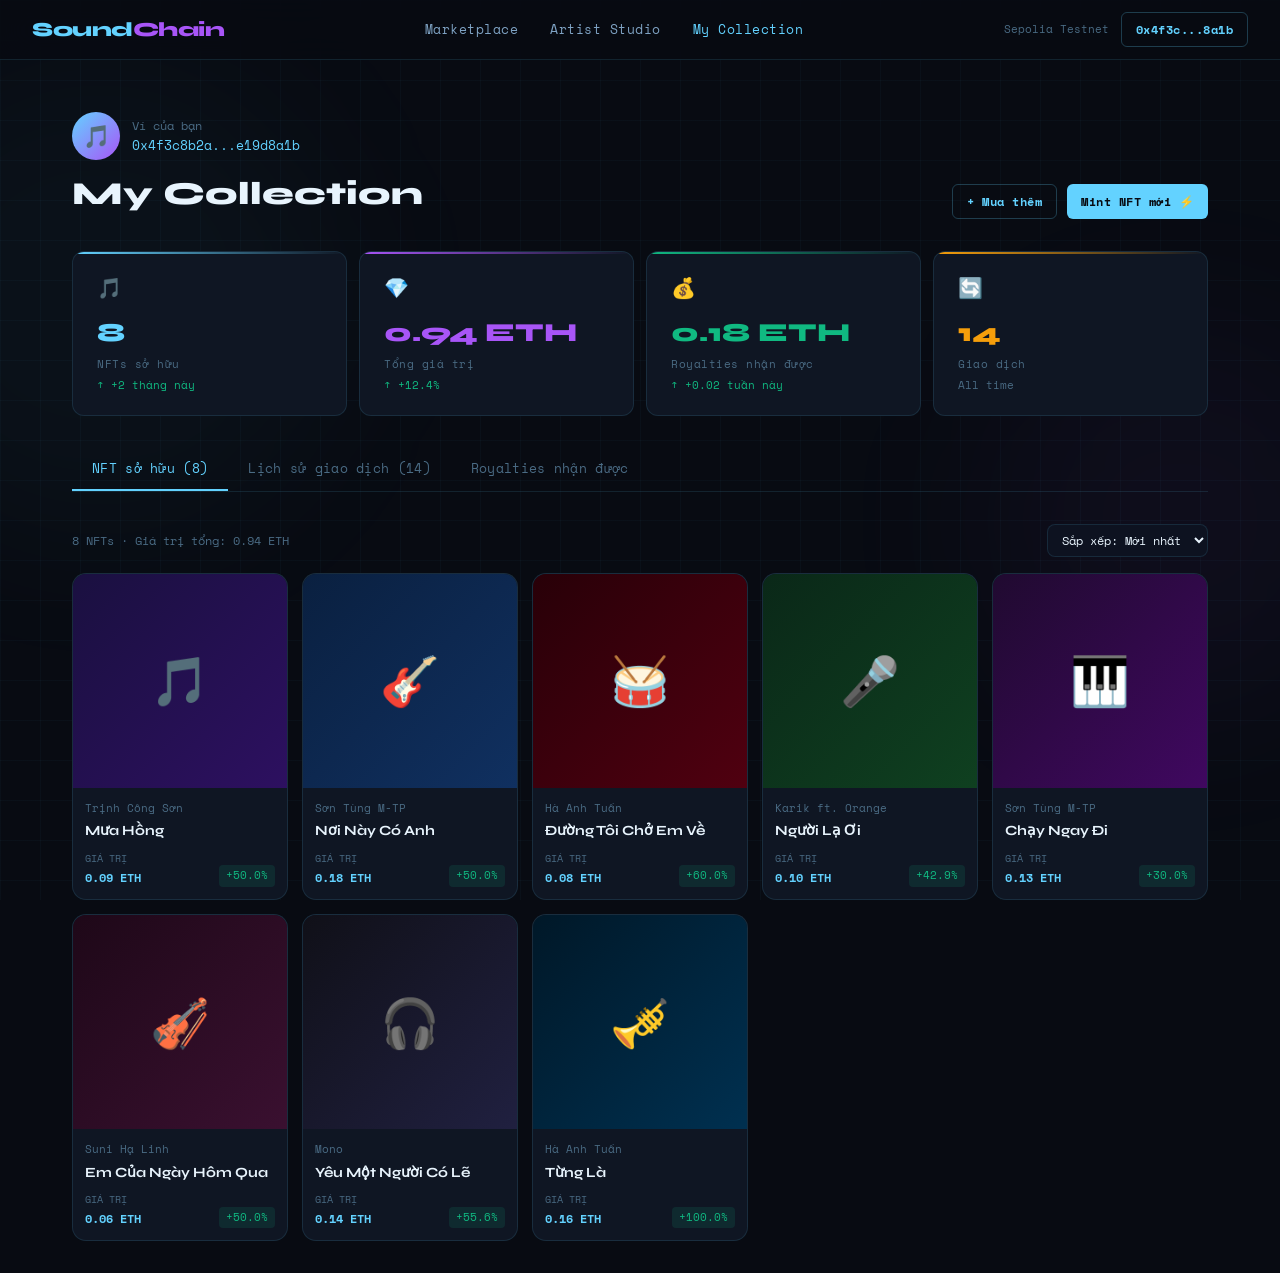
<file: collection.html>
<!DOCTYPE html>
<html lang="vi">
<head>
<meta charset="UTF-8">
<meta name="viewport" content="width=device-width, initial-scale=1.0">
<title>My Collection — SoundChain</title>
<link rel="stylesheet" href="style.css">
<style>
.page-top {
  padding: 7rem 2rem 2rem;
  max-width: 1200px;
  margin: 0 auto;
  position: relative;
  z-index: 1;
}

/* PORTFOLIO STATS */
.portfolio-stats {
  display: grid;
  grid-template-columns: repeat(4, 1fr);
  gap: 12px;
  margin-bottom: 2rem;
}

.pstat {
  background: var(--card);
  border: 1px solid var(--border);
  border-radius: 12px;
  padding: 1.25rem 1.5rem;
  position: relative;
  overflow: hidden;
  transition: border-color 0.2s;
}
.pstat:hover { border-color: var(--border2); }
.pstat::after {
  content: '';
  position: absolute;
  top: 0; left: 0; right: 0;
  height: 2px;
}
.pstat:nth-child(1)::after { background: linear-gradient(90deg, var(--accent), transparent); }
.pstat:nth-child(2)::after { background: linear-gradient(90deg, var(--accent2), transparent); }
.pstat:nth-child(3)::after { background: linear-gradient(90deg, var(--green), transparent); }
.pstat:nth-child(4)::after { background: linear-gradient(90deg, var(--accent3), transparent); }

.pstat-icon { font-size: 20px; margin-bottom: 8px; }
.pstat-val { font-family: var(--font-display); font-size: 26px; font-weight: 800; margin-bottom: 2px; }
.pstat-lbl { font-size: 11px; color: var(--text3); letter-spacing: 0.5px; }
.pstat-change { font-size: 11px; margin-top: 4px; }
.up { color: var(--green); }
.down { color: var(--red); }

/* TABS */
.col-tabs {
  display: flex;
  gap: 0;
  border-bottom: 1px solid var(--border);
  margin-bottom: 2rem;
}
.col-tab {
  padding: 10px 20px;
  font-size: 13px;
  color: var(--text3);
  cursor: pointer;
  border-bottom: 2px solid transparent;
  transition: all 0.2s;
  letter-spacing: 0.3px;
}
.col-tab:hover { color: var(--text2); }
.col-tab.active { color: var(--accent); border-bottom-color: var(--accent); }

/* NFT GRID */
.owned-grid {
  display: grid;
  grid-template-columns: repeat(auto-fill, minmax(200px, 1fr));
  gap: 14px;
}

.owned-card {
  background: var(--card);
  border: 1px solid var(--border);
  border-radius: 14px;
  overflow: hidden;
  transition: all 0.25s;
  position: relative;
  cursor: pointer;
}
.owned-card:hover {
  border-color: var(--border2);
  transform: translateY(-3px);
  box-shadow: 0 8px 24px rgba(0,0,0,0.4);
}

.owned-cover {
  width: 100%;
  aspect-ratio: 1;
  display: flex;
  align-items: center;
  justify-content: center;
  font-size: 48px;
  position: relative;
  overflow: hidden;
}

.owned-actions {
  position: absolute;
  inset: 0;
  background: rgba(0,0,0,0.6);
  display: flex;
  align-items: center;
  justify-content: center;
  gap: 8px;
  opacity: 0;
  transition: opacity 0.2s;
}
.owned-card:hover .owned-actions { opacity: 1; }
.owned-action-btn {
  padding: 7px 14px;
  border-radius: 6px;
  font-size: 11px;
  font-weight: 700;
  cursor: pointer;
  border: none;
  font-family: var(--font-mono);
}
.owned-action-btn.sell { background: var(--accent); color: var(--bg); }
.owned-action-btn.transfer { background: rgba(255,255,255,0.15); color: #fff; border: 1px solid rgba(255,255,255,0.2); }

.owned-info { padding: 12px; }
.owned-artist { font-size: 11px; color: var(--text3); margin-bottom: 3px; }
.owned-title { font-family: var(--font-display); font-size: 14px; font-weight: 700; margin-bottom: 8px; white-space: nowrap; overflow: hidden; text-overflow: ellipsis; }
.owned-footer { display: flex; justify-content: space-between; align-items: flex-end; }
.owned-val { font-size: 12px; color: var(--accent); font-weight: 700; }
.owned-val-label { font-size: 10px; color: var(--text3); margin-bottom: 1px; }
.owned-pnl { font-size: 11px; padding: 2px 7px; border-radius: 4px; }
.owned-pnl.pos { background: rgba(16,185,129,0.12); color: var(--green); }
.owned-pnl.neg { background: rgba(239,68,68,0.12); color: var(--red); }

/* HISTORY PANEL */
.history-panel { display: none; }
.history-panel.active { display: block; }
.owned-grid-panel { display: none; }
.owned-grid-panel.active { display: block; }
.royalties-panel { display: none; }
.royalties-panel.active { display: block; }

/* TIMELINE */
.timeline { position: relative; }
.timeline::before {
  content: '';
  position: absolute;
  left: 20px;
  top: 0; bottom: 0;
  width: 1px;
  background: linear-gradient(to bottom, var(--accent), var(--accent2), transparent);
}

.tx-item {
  display: flex;
  gap: 1rem;
  padding: 0 0 1.5rem 0;
  animation: fadeUp 0.4s ease both;
}

.tx-dot {
  width: 40px;
  height: 40px;
  border-radius: 50%;
  display: flex;
  align-items: center;
  justify-content: center;
  font-size: 16px;
  flex-shrink: 0;
  border: 2px solid var(--border);
  background: var(--card);
  position: relative;
  z-index: 1;
}

.tx-body {
  flex: 1;
  background: var(--card);
  border: 1px solid var(--border);
  border-radius: 10px;
  padding: 12px 16px;
  transition: border-color 0.2s;
}
.tx-body:hover { border-color: var(--border2); }

.tx-header { display: flex; justify-content: space-between; align-items: flex-start; margin-bottom: 6px; flex-wrap: wrap; gap: 6px; }
.tx-title { font-family: var(--font-display); font-size: 14px; font-weight: 700; }
.tx-time { font-size: 11px; color: var(--text3); }
.tx-detail { font-size: 12px; color: var(--text2); line-height: 1.6; }
.tx-hash { font-size: 10px; color: var(--accent2); margin-top: 4px; font-family: var(--font-mono); }

/* ROYALTY TABLE */
.royalty-table-wrap {
  background: var(--card);
  border: 1px solid var(--border);
  border-radius: 12px;
  overflow: hidden;
}

.rtable { width: 100%; border-collapse: collapse; }
.rtable th {
  padding: 12px 16px;
  text-align: left;
  font-size: 11px;
  font-weight: 700;
  letter-spacing: 0.5px;
  color: var(--text3);
  text-transform: uppercase;
  background: var(--bg2);
  border-bottom: 1px solid var(--border);
}
.rtable td {
  padding: 12px 16px;
  font-size: 13px;
  border-bottom: 1px solid var(--border);
  vertical-align: middle;
}
.rtable tr:last-child td { border-bottom: none; }
.rtable tr:hover td { background: rgba(99,210,255,0.03); }

/* SELL MODAL */
.sell-modal { display: none; position: fixed; inset: 0; background: rgba(0,0,0,0.8); z-index: 200; align-items: center; justify-content: center; backdrop-filter: blur(8px); }
.sell-modal.open { display: flex; }
.sell-modal-box {
  background: var(--card);
  border: 1px solid var(--border2);
  border-radius: 20px;
  padding: 2rem;
  width: 90%;
  max-width: 440px;
  animation: fadeUp 0.3s ease;
  position: relative;
}

@media (max-width: 768px) {
  .portfolio-stats { grid-template-columns: repeat(2,1fr); }
  .owned-grid { grid-template-columns: repeat(2,1fr); }
}
</style>
</head>
<body>

<div class="orb" style="width:500px;height:500px;background:rgba(99,210,255,0.03);top:5%;left:-150px;"></div>
<div class="orb" style="width:400px;height:400px;background:rgba(168,85,247,0.04);bottom:20%;right:-100px;"></div>

<nav>
  <a href="index.html" class="nav-logo">Sound<span>Chain</span></a>
  <ul class="nav-links">
    <li><a href="marketplace.html">Marketplace</a></li>
    <li><a href="artist.html">Artist Studio</a></li>
    <li><a href="collection.html" class="active">My Collection</a></li>
  </ul>
  <div class="nav-right">
    <span style="font-size:11px;color:var(--text3);">Sepolia Testnet</span>
    <a href="#" class="btn btn-outline btn-sm">0x4f3c...8a1b</a>
  </div>
</nav>

<div class="page-top">
  <!-- HEADER -->
  <div style="display:flex;align-items:flex-end;justify-content:space-between;flex-wrap:wrap;gap:1rem;margin-bottom:2rem;">
    <div>
      <div style="display:flex;align-items:center;gap:12px;margin-bottom:8px;">
        <div style="width:48px;height:48px;border-radius:50%;background:linear-gradient(135deg,var(--accent),var(--accent2));display:flex;align-items:center;justify-content:center;font-size:22px;">🎵</div>
        <div>
          <div style="font-size:12px;color:var(--text3);">Ví của bạn</div>
          <div style="font-family:var(--font-mono);font-size:13px;color:var(--accent);">0x4f3c8b2a...e19d8a1b</div>
        </div>
      </div>
      <h1 style="font-family:var(--font-display);font-size:32px;font-weight:800;">My Collection</h1>
    </div>
    <div style="display:flex;gap:10px;flex-wrap:wrap;">
      <a href="marketplace.html" class="btn btn-outline btn-sm">+ Mua thêm</a>
      <a href="artist.html" class="btn btn-primary btn-sm">Mint NFT mới ⚡</a>
    </div>
  </div>

  <!-- PORTFOLIO STATS -->
  <div class="portfolio-stats">
    <div class="pstat">
      <div class="pstat-icon">🎵</div>
      <div class="pstat-val" style="color:var(--accent);">8</div>
      <div class="pstat-lbl">NFTs sở hữu</div>
      <div class="pstat-change up">↑ +2 tháng này</div>
    </div>
    <div class="pstat">
      <div class="pstat-icon">💎</div>
      <div class="pstat-val" style="color:var(--accent2);">0.94 ETH</div>
      <div class="pstat-lbl">Tổng giá trị</div>
      <div class="pstat-change up">↑ +12.4%</div>
    </div>
    <div class="pstat">
      <div class="pstat-icon">💰</div>
      <div class="pstat-val" style="color:var(--green);">0.18 ETH</div>
      <div class="pstat-lbl">Royalties nhận được</div>
      <div class="pstat-change up">↑ +0.02 tuần này</div>
    </div>
    <div class="pstat">
      <div class="pstat-icon">🔄</div>
      <div class="pstat-val" style="color:var(--accent3);">14</div>
      <div class="pstat-lbl">Giao dịch</div>
      <div class="pstat-change" style="color:var(--text3);">All time</div>
    </div>
  </div>

  <!-- TABS -->
  <div class="col-tabs">
    <div class="col-tab active" onclick="switchColTab('owned',this)">NFT sở hữu (8)</div>
    <div class="col-tab" onclick="switchColTab('history',this)">Lịch sử giao dịch (14)</div>
    <div class="col-tab" onclick="switchColTab('royalties',this)">Royalties nhận được</div>
  </div>

  <!-- OWNED PANEL -->
  <div class="owned-grid-panel active" id="panel-owned">
    <div style="display:flex;justify-content:space-between;align-items:center;margin-bottom:1rem;flex-wrap:wrap;gap:8px;">
      <span style="font-size:12px;color:var(--text3);">8 NFTs · Giá trị tổng: 0.94 ETH</span>
      <div style="display:flex;gap:8px;">
        <select style="width:auto;font-size:12px;padding:6px 10px;">
          <option>Sắp xếp: Mới nhất</option>
          <option>Giá trị: Cao nhất</option>
          <option>P&L tốt nhất</option>
        </select>
      </div>
    </div>
    <div class="owned-grid" id="ownedGrid"></div>
  </div>

  <!-- HISTORY PANEL -->
  <div class="history-panel" id="panel-history">
    <div class="timeline" id="historyTimeline"></div>
  </div>

  <!-- ROYALTIES PANEL -->
  <div class="royalties-panel" id="panel-royalties">
    <div style="display:flex;align-items:center;justify-content:space-between;margin-bottom:1rem;flex-wrap:wrap;gap:8px;">
      <div>
        <div style="font-family:var(--font-display);font-size:18px;font-weight:800;">Tổng royalties: <span style="color:var(--green);">0.18 ETH</span></div>
        <div style="font-size:12px;color:var(--text3);margin-top:2px;">Tự động nhận qua ERC-2981 Smart Contract</div>
      </div>
      <span class="tag tag-green">ERC-2981 ✓</span>
    </div>
    <div class="royalty-table-wrap">
      <table class="rtable" id="royaltyTable"></table>
    </div>
  </div>
</div>

<!-- SELL MODAL -->
<div class="sell-modal" id="sellModal">
  <div class="sell-modal-box">
    <button onclick="closeSellModal()" style="position:absolute;top:12px;right:12px;background:var(--bg2);border:1px solid var(--border);border-radius:6px;color:var(--text2);width:28px;height:28px;cursor:pointer;font-size:16px;display:flex;align-items:center;justify-content:center;">×</button>
    <div style="font-size:11px;color:var(--accent);font-weight:700;letter-spacing:1px;text-transform:uppercase;margin-bottom:12px;">Đăng bán NFT</div>
    <h3 style="font-family:var(--font-display);font-size:20px;font-weight:800;margin-bottom:4px;" id="sellModalTitle"></h3>
    <p style="font-size:12px;color:var(--text3);margin-bottom:1.5rem;" id="sellModalArtist"></p>
    <div style="margin-bottom:1rem;">
      <label style="font-size:11px;font-weight:700;color:var(--text2);text-transform:uppercase;letter-spacing:0.5px;margin-bottom:6px;display:block;">Giá bán (ETH)</label>
      <input type="number" id="sellPrice" step="0.01" value="0.15" style="font-size:16px;padding:12px 14px;">
    </div>
    <div style="background:var(--bg2);border:1px solid var(--border);border-radius:8px;padding:12px;font-size:12px;color:var(--text2);margin-bottom:1.5rem;">
      <div style="display:flex;justify-content:space-between;margin-bottom:4px;"><span>Royalty cho tác giả</span><span id="sellRoyaltyCut" style="color:var(--accent3);"></span></div>
      <div style="display:flex;justify-content:space-between;margin-bottom:4px;"><span>Phí platform (2.5%)</span><span id="sellPlatformCut"></span></div>
      <div style="display:flex;justify-content:space-between;font-weight:700;color:var(--text);border-top:1px solid var(--border);padding-top:8px;margin-top:8px;"><span>Bạn nhận</span><span id="sellYouGet" style="color:var(--green);"></span></div>
    </div>
    <button class="btn btn-primary" style="width:100%;justify-content:center;" onclick="confirmSell()">⚡ Đăng bán ngay</button>
  </div>
</div>

<!-- TOAST -->
<div id="toast" style="position:fixed;bottom:2rem;right:2rem;background:var(--card2);border:1px solid var(--green);border-radius:12px;padding:1rem 1.5rem;z-index:300;font-size:13px;transform:translateX(120%);transition:transform 0.3s ease;min-width:260px;">
  <div style="font-weight:700;color:var(--green);margin-bottom:4px;" id="toastTitle">✅ Thành công</div>
  <div id="toastMsg" style="font-size:12px;color:var(--text2);"></div>
</div>

<script>
const ownedNFTs = [
  {id:1,emoji:'🎵',bg:'linear-gradient(135deg,#1a1040,#2d1060)',title:'Mưa Hồng',artist:'Trịnh Công Sơn',bought:'0.06',current:'0.09',royalty:'8%'},
  {id:2,emoji:'🎸',bg:'linear-gradient(135deg,#0a2040,#103060)',title:'Nơi Này Có Anh',artist:'Sơn Tùng M-TP',bought:'0.12',current:'0.18',royalty:'10%'},
  {id:3,emoji:'🥁',bg:'linear-gradient(135deg,#280008,#500010)',title:'Đường Tôi Chở Em Về',artist:'Hà Anh Tuấn',bought:'0.05',current:'0.08',royalty:'6%'},
  {id:4,emoji:'🎤',bg:'linear-gradient(135deg,#0a2818,#0f4020)',title:'Người Lạ Ơi',artist:'Karik ft. Orange',bought:'0.07',current:'0.10',royalty:'7%'},
  {id:5,emoji:'🎹',bg:'linear-gradient(135deg,#200a30,#400860)',title:'Chạy Ngay Đi',artist:'Sơn Tùng M-TP',bought:'0.10',current:'0.13',royalty:'10%'},
  {id:6,emoji:'🎻',bg:'linear-gradient(135deg,#1e0818,#3a1030)',title:'Em Của Ngày Hôm Qua',artist:'Suni Hạ Linh',bought:'0.04',current:'0.06',royalty:'5%'},
  {id:7,emoji:'🎧',bg:'linear-gradient(135deg,#101018,#202040)',title:'Yêu Một Người Có Lẽ',artist:'Mono',bought:'0.09',current:'0.14',royalty:'9%'},
  {id:8,emoji:'🎺',bg:'linear-gradient(135deg,#001828,#003050)',title:'Từng Là',artist:'Hà Anh Tuấn',bought:'0.08',current:'0.16',royalty:'6%'},
];

const txHistory = [
  {icon:'💰',type:'MUA',title:'Mua "Yêu Một Người Có Lẽ"',time:'29/05/2025 14:22',detail:'Mua từ 0xb2e4...3d7f · Giá: 0.09 ETH',hash:'0x1a2b3c4d5e6f7a8b...'},
  {icon:'💎',type:'ROYALTY',title:'Nhận royalty từ "Nơi Này Có Anh"',time:'28/05/2025 09:11',detail:'Giao dịch thứ cấp 0.18 ETH · Royalty 10%: 0.018 ETH',hash:'0x9f8e7d6c5b4a3210...'},
  {icon:'💰',type:'MUA',title:'Mua "Từng Là"',time:'25/05/2025 16:45',detail:'Mua từ 0xf1b3...2a9d · Giá: 0.08 ETH',hash:'0x3c4d5e6f7a8b9c0d...'},
  {icon:'🔄',type:'TRANSFER',title:'Transfer "Người Lạ Ơi"',time:'20/05/2025 11:30',detail:'Nhận từ 0xd3f1...5c8b · Phí gas: 0.002 ETH',hash:'0x5e6f7a8b9c0d1e2f...'},
  {icon:'💎',type:'ROYALTY',title:'Nhận royalty từ "Chạy Ngay Đi"',time:'18/05/2025 08:00',detail:'Giao dịch thứ cấp 0.12 ETH · Royalty 10%: 0.012 ETH',hash:'0x7a8b9c0d1e2f3a4b...'},
  {icon:'💰',type:'MUA',title:'Mua "Chạy Ngay Đi"',time:'15/05/2025 20:15',detail:'Mua từ 0xc1d5...9e2a · Giá: 0.10 ETH',hash:'0x9c0d1e2f3a4b5c6d...'},
  {icon:'💰',type:'MUA',title:'Mua "Mưa Hồng"',time:'10/05/2025 13:05',detail:'Mua từ 0xa4c2...8f3e · Giá: 0.06 ETH',hash:'0xb5c6d7e8f9a0b1c2...'},
  {icon:'💰',type:'MUA',title:'Mua "Nơi Này Có Anh"',time:'05/05/2025 17:33',detail:'Mua từ 0xb2e4...3d7f · Giá: 0.12 ETH',hash:'0xd7e8f9a0b1c2d3e4...'},
];

const royaltyRows = [
  {nft:'Nơi Này Có Anh',date:'28/05/2025',salePrice:'0.18 ETH',royaltyPct:'10%',received:'0.018 ETH',from:'0xb2e4...3d7f'},
  {nft:'Chạy Ngay Đi',date:'18/05/2025',salePrice:'0.12 ETH',royaltyPct:'10%',received:'0.012 ETH',from:'0xc1d5...9e2a'},
  {nft:'Nơi Này Có Anh',date:'10/05/2025',salePrice:'0.15 ETH',royaltyPct:'10%',received:'0.015 ETH',from:'0xa9f3...4b2e'},
  {nft:'Mưa Hồng',date:'05/05/2025',salePrice:'0.09 ETH',royaltyPct:'8%',received:'0.0072 ETH',from:'0xf7d1...9c3a'},
  {nft:'Em Của Ngày Hôm Qua',date:'01/05/2025',salePrice:'0.06 ETH',royaltyPct:'5%',received:'0.003 ETH',from:'0xe3b8...7f1d'},
  {nft:'Người Lạ Ơi',date:'25/04/2025',salePrice:'0.10 ETH',royaltyPct:'7%',received:'0.007 ETH',from:'0xd2c7...8a4b'},
  {nft:'Từng Là',date:'20/04/2025',salePrice:'0.11 ETH',royaltyPct:'6%',received:'0.0066 ETH',from:'0xb1a9...3e7f'},
  {nft:'Yêu Một Người Có Lẽ',date:'15/04/2025',salePrice:'0.14 ETH',royaltyPct:'9%',received:'0.0126 ETH',from:'0xa8f2...5c1d'},
];

const typeBadge = {
  'MUA':'tag-blue',
  'ROYALTY':'tag-green',
  'TRANSFER':'tag-amber',
  'BÁN':'tag-purple',
};

function renderOwned() {
  document.getElementById('ownedGrid').innerHTML = ownedNFTs.map((n,i) => {
    const pnl = ((parseFloat(n.current) - parseFloat(n.bought)) / parseFloat(n.bought) * 100).toFixed(1);
    const isPos = pnl >= 0;
    return `<div class="owned-card" style="animation-delay:${i*0.05}s;animation:fadeUp 0.4s ease both;">
      <div class="owned-cover" style="background:${n.bg}">
        ${n.emoji}
        <div class="owned-actions">
          <button class="owned-action-btn sell" onclick="openSell(${n.id},event)">Bán</button>
          <button class="owned-action-btn transfer" onclick="goTransfer(event)">Transfer</button>
        </div>
      </div>
      <div class="owned-info">
        <div class="owned-artist">${n.artist}</div>
        <div class="owned-title">${n.title}</div>
        <div class="owned-footer">
          <div>
            <div class="owned-val-label">GIÁ TRỊ</div>
            <div class="owned-val">${n.current} ETH</div>
          </div>
          <div class="owned-pnl ${isPos?'pos':'neg'}">${isPos?'+':''}${pnl}%</div>
        </div>
      </div>
    </div>`;
  }).join('');
}

function renderHistory() {
  document.getElementById('historyTimeline').innerHTML = txHistory.map((tx,i) => {
    const badgeClass = typeBadge[tx.type] || 'tag-blue';
    return `<div class="tx-item" style="animation-delay:${i*0.06}s;">
      <div class="tx-dot">${tx.icon}</div>
      <div class="tx-body">
        <div class="tx-header">
          <div style="display:flex;align-items:center;gap:8px;flex-wrap:wrap;">
            <span class="tag ${badgeClass}" style="font-size:10px;">${tx.type}</span>
            <span class="tx-title">${tx.title}</span>
          </div>
          <span class="tx-time">${tx.time}</span>
        </div>
        <div class="tx-detail">${tx.detail}</div>
        <div class="tx-hash">Tx: ${tx.hash}</div>
      </div>
    </div>`;
  }).join('');
}

function renderRoyalties() {
  document.getElementById('royaltyTable').innerHTML =
    `<thead><tr>
      <th>NFT</th><th>Ngày</th><th>Sale Price</th><th>Royalty %</th><th>Nhận được</th><th>Buyer</th>
    </tr></thead><tbody>` +
    royaltyRows.map((r,i) => `<tr style="animation:fadeUp 0.4s ${i*0.05}s ease both;">
      <td style="font-family:var(--font-display);font-weight:700;">${r.nft}</td>
      <td style="color:var(--text3);">${r.date}</td>
      <td style="color:var(--text2);">${r.salePrice}</td>
      <td><span class="tag tag-amber" style="font-size:10px;">${r.royaltyPct}</span></td>
      <td style="color:var(--green);font-weight:700;">${r.received}</td>
      <td style="color:var(--accent);font-size:11px;">${r.from}</td>
    </tr>`).join('') + '</tbody>';
}

function switchColTab(tab, el) {
  document.querySelectorAll('.col-tab').forEach(t=>t.classList.remove('active'));
  el.classList.add('active');
  ['owned','history','royalties'].forEach(p=>{
    document.getElementById('panel-'+p).classList.remove('active');
  });
  if(tab==='owned') document.getElementById('panel-owned').classList.add('active');
  else if(tab==='history') document.getElementById('panel-history').classList.add('active');
  else if(tab==='royalties') document.getElementById('panel-royalties').classList.add('active');
}

let currentSellNFT = null;
function openSell(id, e) {
  e.stopPropagation();
  currentSellNFT = ownedNFTs.find(n=>n.id===id);
  document.getElementById('sellModalTitle').textContent = currentSellNFT.title;
  document.getElementById('sellModalArtist').textContent = currentSellNFT.artist;
  document.getElementById('sellPrice').value = currentSellNFT.current;
  calcSell();
  document.getElementById('sellModal').classList.add('open');
}
document.addEventListener('input', e=>{ if(e.target.id==='sellPrice') calcSell(); });
function calcSell() {
  const price = parseFloat(document.getElementById('sellPrice').value)||0;
  const royaltyPct = currentSellNFT ? parseInt(currentSellNFT.royalty) : 8;
  const royaltyCut = (price*royaltyPct/100).toFixed(4);
  const platformCut = (price*0.025).toFixed(4);
  const youGet = (price - parseFloat(royaltyCut) - parseFloat(platformCut)).toFixed(4);
  document.getElementById('sellRoyaltyCut').textContent = `-${royaltyCut} ETH (${royaltyPct}%)`;
  document.getElementById('sellPlatformCut').textContent = `-${platformCut} ETH`;
  document.getElementById('sellYouGet').textContent = `${youGet} ETH`;
}
function closeSellModal() { document.getElementById('sellModal').classList.remove('open'); }
function confirmSell() {
  closeSellModal();
  showToast('✅ Đã đăng bán thành công!', `"${currentSellNFT.title}" · Giá: ${document.getElementById('sellPrice').value} ETH`);
}
function goTransfer(e) { e.stopPropagation(); window.location.href='artist.html'; }
document.getElementById('sellModal').addEventListener('click',e=>{if(e.target===document.getElementById('sellModal'))closeSellModal();});

function showToast(title, msg) {
  document.getElementById('toastTitle').textContent = title;
  document.getElementById('toastMsg').textContent = msg;
  const t = document.getElementById('toast');
  t.style.transform = 'translateX(0)';
  setTimeout(()=>t.style.transform='translateX(120%)', 3500);
}

renderOwned();
renderHistory();
renderRoyalties();
</script>
</body>
</html>
</file>
<file: style.css>
@import url('https://fonts.googleapis.com/css2?family=Space+Mono:ital,wght@0,400;0,700;1,400&family=Syne:wght@400;700;800&display=swap');

*, *::before, *::after { box-sizing: border-box; margin: 0; padding: 0; }

:root {
  --bg: #080b12;
  --bg2: #0d1220;
  --bg3: #111827;
  --card: #0f1623;
  --card2: #151d2e;
  --border: rgba(99,210,255,0.12);
  --border2: rgba(99,210,255,0.25);
  --accent: #63d2ff;
  --accent2: #a855f7;
  --accent3: #f59e0b;
  --text: #e8f4fd;
  --text2: #7fa3c4;
  --text3: #4a6b84;
  --green: #10b981;
  --red: #ef4444;
  --font-display: 'Syne', sans-serif;
  --font-mono: 'Space Mono', monospace;
}

html { scroll-behavior: smooth; }

body {
  background: var(--bg);
  color: var(--text);
  font-family: var(--font-mono);
  font-size: 14px;
  line-height: 1.6;
  min-height: 100vh;
  overflow-x: hidden;
}

/* GRID NOISE BACKGROUND */
body::before {
  content: '';
  position: fixed;
  inset: 0;
  background-image:
    linear-gradient(rgba(99,210,255,0.03) 1px, transparent 1px),
    linear-gradient(90deg, rgba(99,210,255,0.03) 1px, transparent 1px);
  background-size: 40px 40px;
  pointer-events: none;
  z-index: 0;
}

/* NAV */
nav {
  position: fixed;
  top: 0; left: 0; right: 0;
  z-index: 100;
  display: flex;
  align-items: center;
  justify-content: space-between;
  padding: 0 2rem;
  height: 60px;
  background: rgba(8,11,18,0.85);
  backdrop-filter: blur(16px);
  border-bottom: 1px solid var(--border);
}

.nav-logo {
  font-family: var(--font-display);
  font-size: 20px;
  font-weight: 800;
  color: var(--accent);
  text-decoration: none;
  letter-spacing: -0.5px;
}

.nav-logo span { color: var(--accent2); }

.nav-links {
  display: flex;
  gap: 2rem;
  list-style: none;
}

.nav-links a {
  color: var(--text2);
  text-decoration: none;
  font-size: 13px;
  letter-spacing: 0.5px;
  transition: color 0.2s;
}

.nav-links a:hover, .nav-links a.active { color: var(--accent); }

.nav-right { display: flex; align-items: center; gap: 12px; }

/* BUTTONS */
.btn {
  display: inline-flex;
  align-items: center;
  gap: 8px;
  padding: 10px 20px;
  border-radius: 6px;
  font-family: var(--font-mono);
  font-size: 13px;
  font-weight: 700;
  cursor: pointer;
  transition: all 0.2s;
  text-decoration: none;
  border: none;
  letter-spacing: 0.5px;
}

.btn-primary {
  background: var(--accent);
  color: var(--bg);
}
.btn-primary:hover { background: #89dcff; transform: translateY(-1px); }

.btn-outline {
  background: transparent;
  color: var(--accent);
  border: 1px solid var(--border2);
}
.btn-outline:hover { background: rgba(99,210,255,0.08); border-color: var(--accent); }

.btn-purple {
  background: var(--accent2);
  color: #fff;
}
.btn-purple:hover { background: #c084fc; transform: translateY(-1px); }

.btn-sm { padding: 7px 14px; font-size: 12px; }

/* CARDS */
.card {
  background: var(--card);
  border: 1px solid var(--border);
  border-radius: 12px;
  overflow: hidden;
  transition: border-color 0.2s, transform 0.2s;
}
.card:hover { border-color: var(--border2); transform: translateY(-2px); }

/* TAGS & BADGES */
.tag {
  display: inline-block;
  padding: 3px 10px;
  border-radius: 4px;
  font-size: 11px;
  font-weight: 700;
  letter-spacing: 1px;
  text-transform: uppercase;
}

.tag-blue { background: rgba(99,210,255,0.1); color: var(--accent); border: 1px solid rgba(99,210,255,0.2); }
.tag-purple { background: rgba(168,85,247,0.1); color: var(--accent2); border: 1px solid rgba(168,85,247,0.2); }
.tag-green { background: rgba(16,185,129,0.1); color: var(--green); border: 1px solid rgba(16,185,129,0.2); }
.tag-amber { background: rgba(245,158,11,0.1); color: var(--accent3); border: 1px solid rgba(245,158,11,0.2); }

/* SECTION */
.section {
  position: relative;
  z-index: 1;
  padding: 5rem 2rem;
  max-width: 1200px;
  margin: 0 auto;
}

.section-title {
  font-family: var(--font-display);
  font-size: clamp(28px, 4vw, 42px);
  font-weight: 800;
  line-height: 1.1;
  margin-bottom: 0.5rem;
}

.section-sub {
  color: var(--text2);
  margin-bottom: 3rem;
  font-size: 14px;
}

/* GLOW ORBS */
.orb {
  position: fixed;
  border-radius: 50%;
  filter: blur(80px);
  pointer-events: none;
  z-index: 0;
}

/* DIVIDER */
.divider {
  height: 1px;
  background: linear-gradient(90deg, transparent, var(--border2), transparent);
  margin: 0 2rem;
}

/* STATS ROW */
.stats-row {
  display: flex;
  gap: 1px;
  background: var(--border);
  border: 1px solid var(--border);
  border-radius: 10px;
  overflow: hidden;
}

.stat-item {
  flex: 1;
  padding: 1.2rem 1.5rem;
  background: var(--card);
  text-align: center;
}

.stat-value {
  font-family: var(--font-display);
  font-size: 24px;
  font-weight: 800;
  color: var(--accent);
}

.stat-label {
  font-size: 11px;
  color: var(--text3);
  letter-spacing: 0.5px;
  margin-top: 2px;
}

/* FORM ELEMENTS */
input, select, textarea {
  width: 100%;
  background: var(--bg2);
  border: 1px solid var(--border);
  border-radius: 8px;
  color: var(--text);
  font-family: var(--font-mono);
  font-size: 13px;
  padding: 10px 14px;
  outline: none;
  transition: border-color 0.2s;
}
input:focus, select:focus, textarea:focus { border-color: var(--accent); }
input::placeholder { color: var(--text3); }

label { display: block; font-size: 12px; color: var(--text2); margin-bottom: 6px; letter-spacing: 0.5px; }

/* SCROLLBAR */
::-webkit-scrollbar { width: 4px; height: 4px; }
::-webkit-scrollbar-track { background: var(--bg); }
::-webkit-scrollbar-thumb { background: var(--border2); border-radius: 2px; }

/* ANIMATIONS */
@keyframes fadeUp {
  from { opacity: 0; transform: translateY(20px); }
  to { opacity: 1; transform: translateY(0); }
}
@keyframes pulse-ring {
  0% { transform: scale(1); opacity: 0.4; }
  100% { transform: scale(1.5); opacity: 0; }
}
@keyframes float {
  0%, 100% { transform: translateY(0); }
  50% { transform: translateY(-8px); }
}
@keyframes scan {
  0% { top: 0; }
  100% { top: 100%; }
}
@keyframes blink { 0%,100% { opacity: 1; } 50% { opacity: 0; } }

.fade-up { animation: fadeUp 0.6s ease both; }
.fade-up-2 { animation: fadeUp 0.6s 0.1s ease both; }
.fade-up-3 { animation: fadeUp 0.6s 0.2s ease both; }
.fade-up-4 { animation: fadeUp 0.6s 0.3s ease both; }

/* RESPONSIVE */
@media (max-width: 768px) {
  nav { padding: 0 1rem; }
  .nav-links { display: none; }
  .section { padding: 4rem 1rem; }
  .stats-row { flex-direction: column; gap: 0; }
}
</file>
